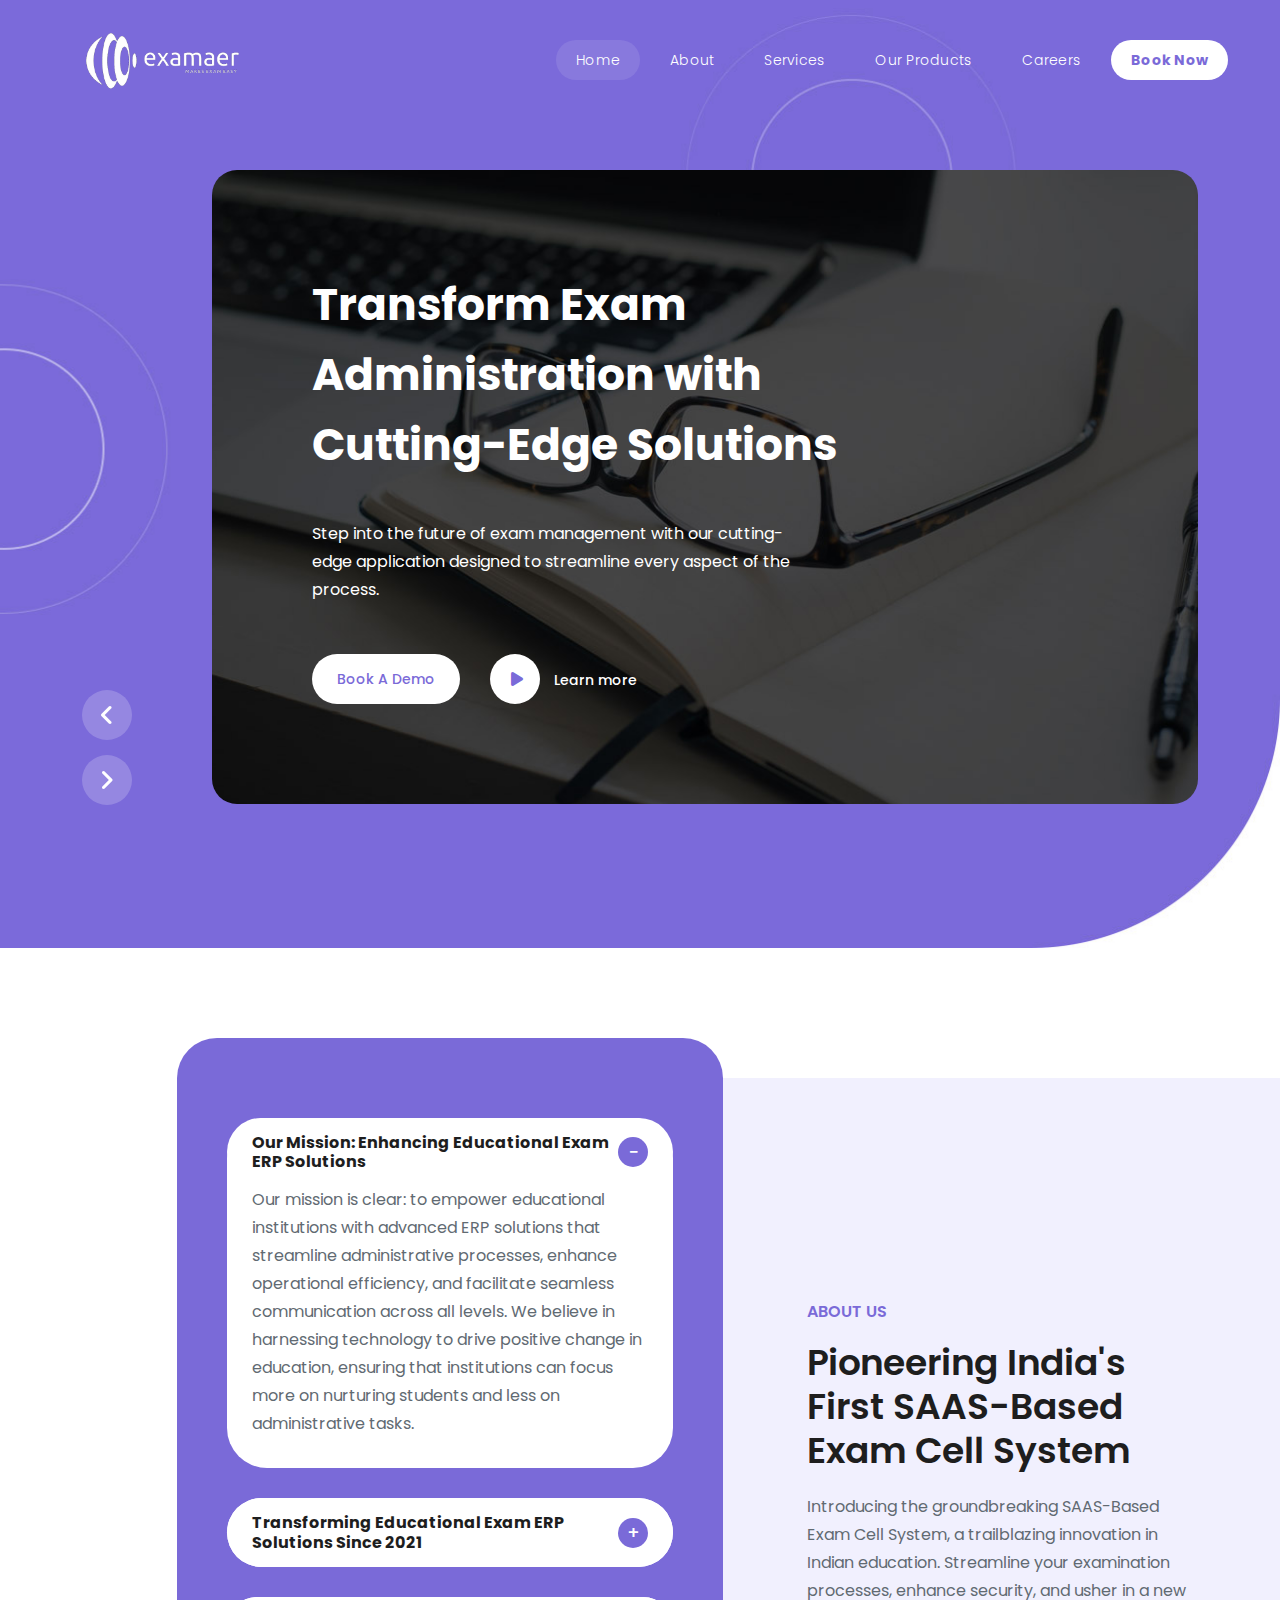
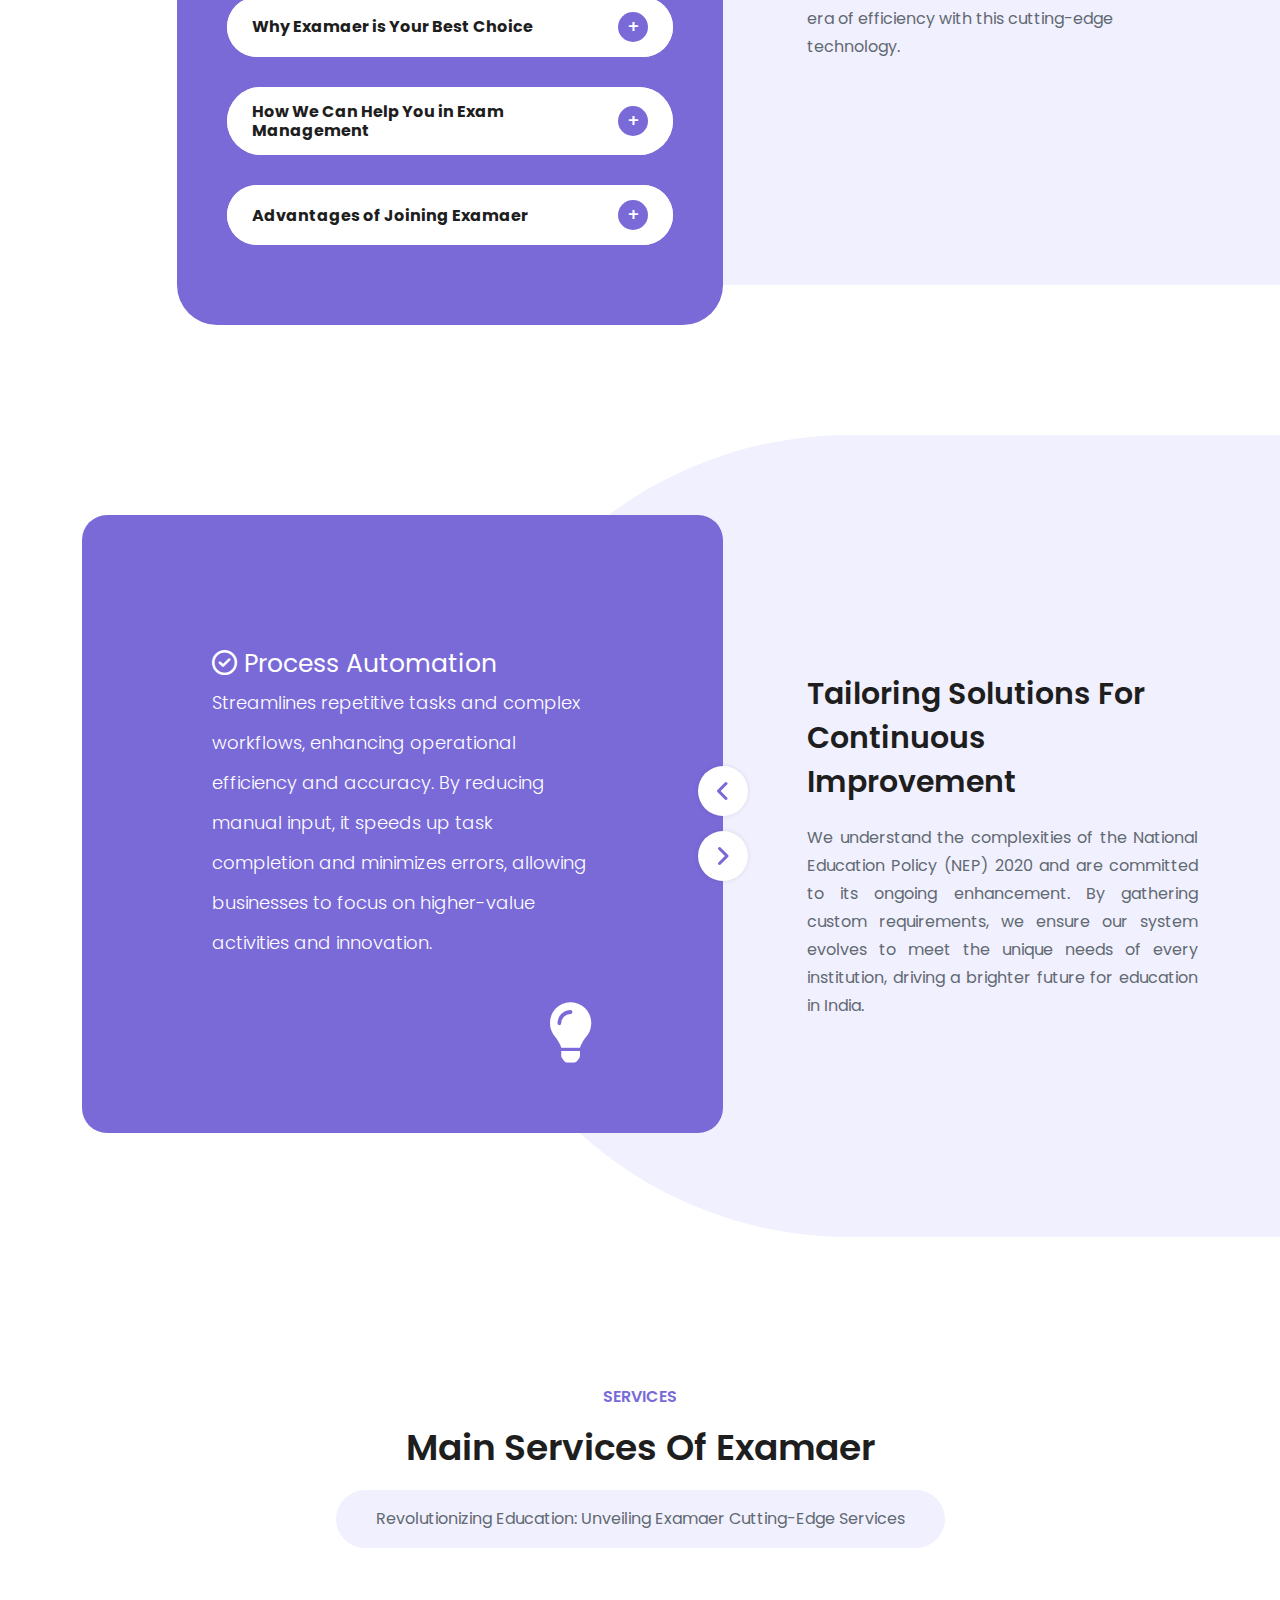
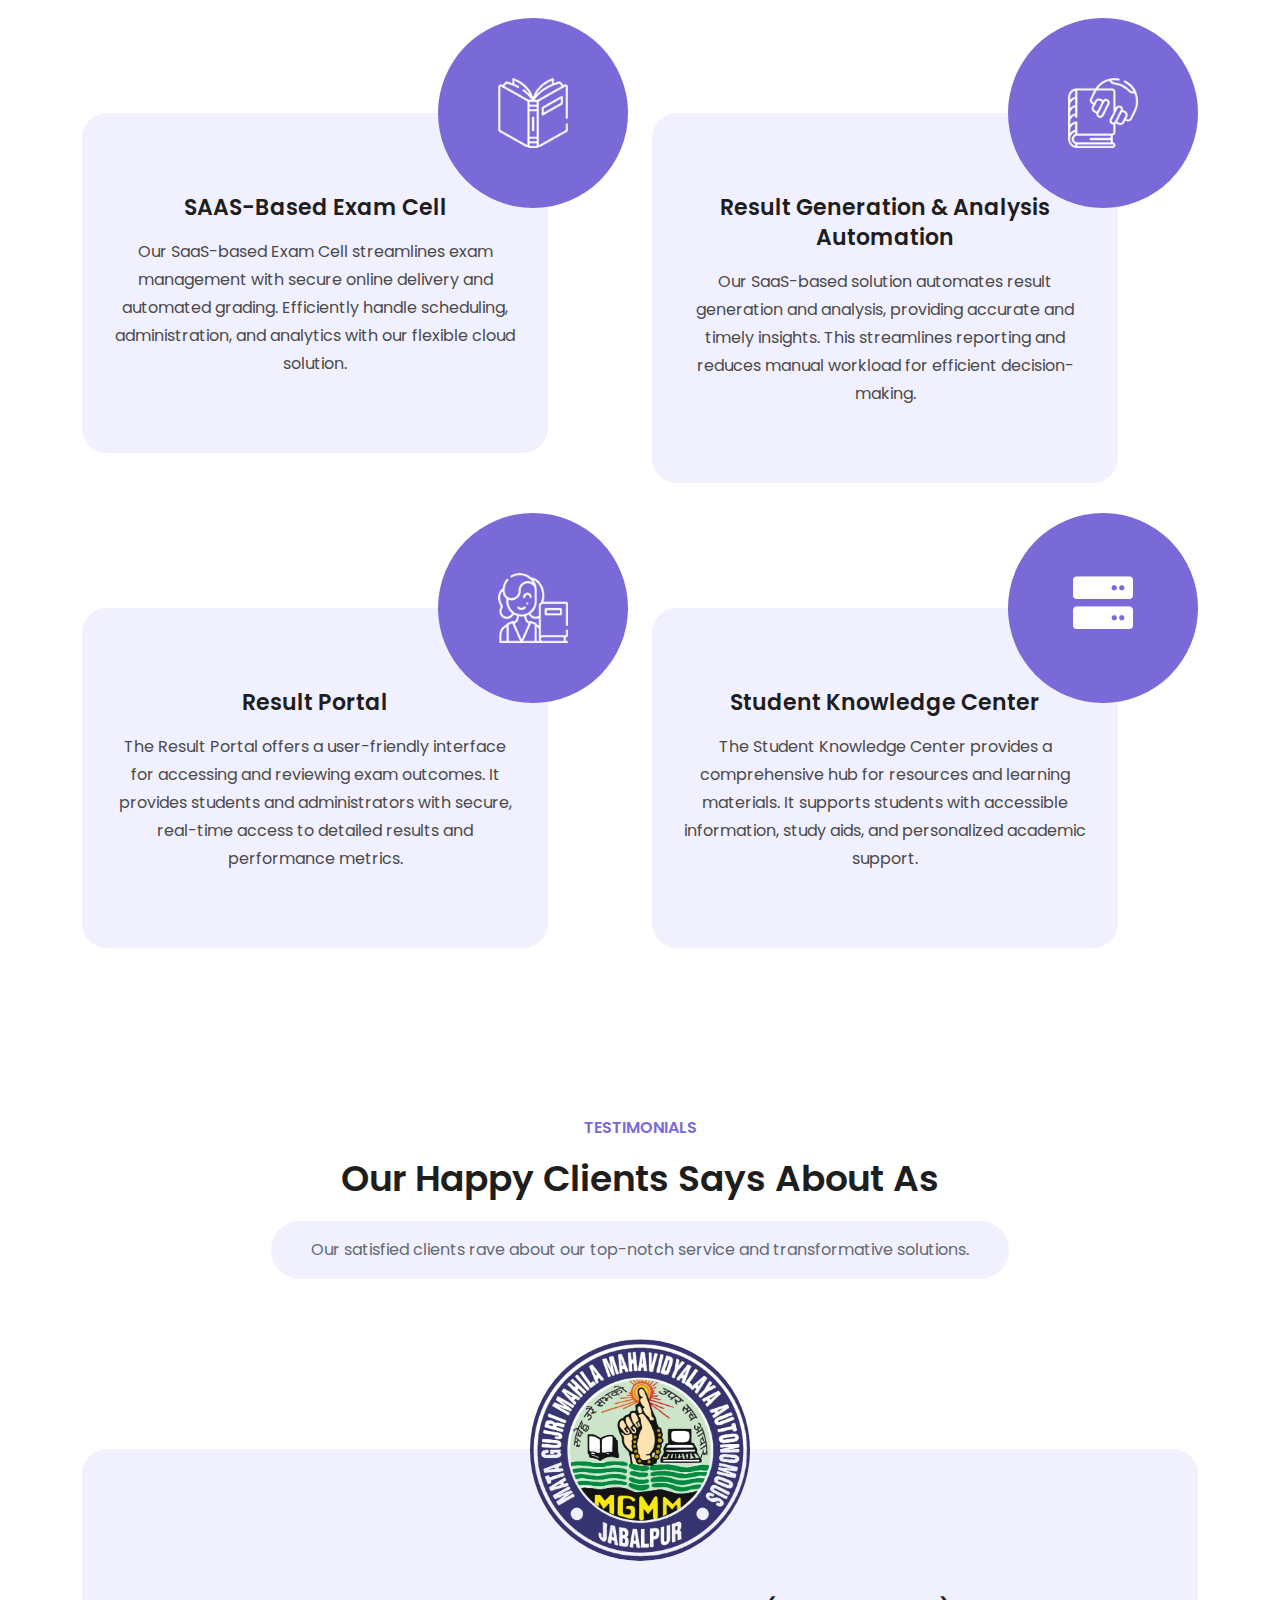
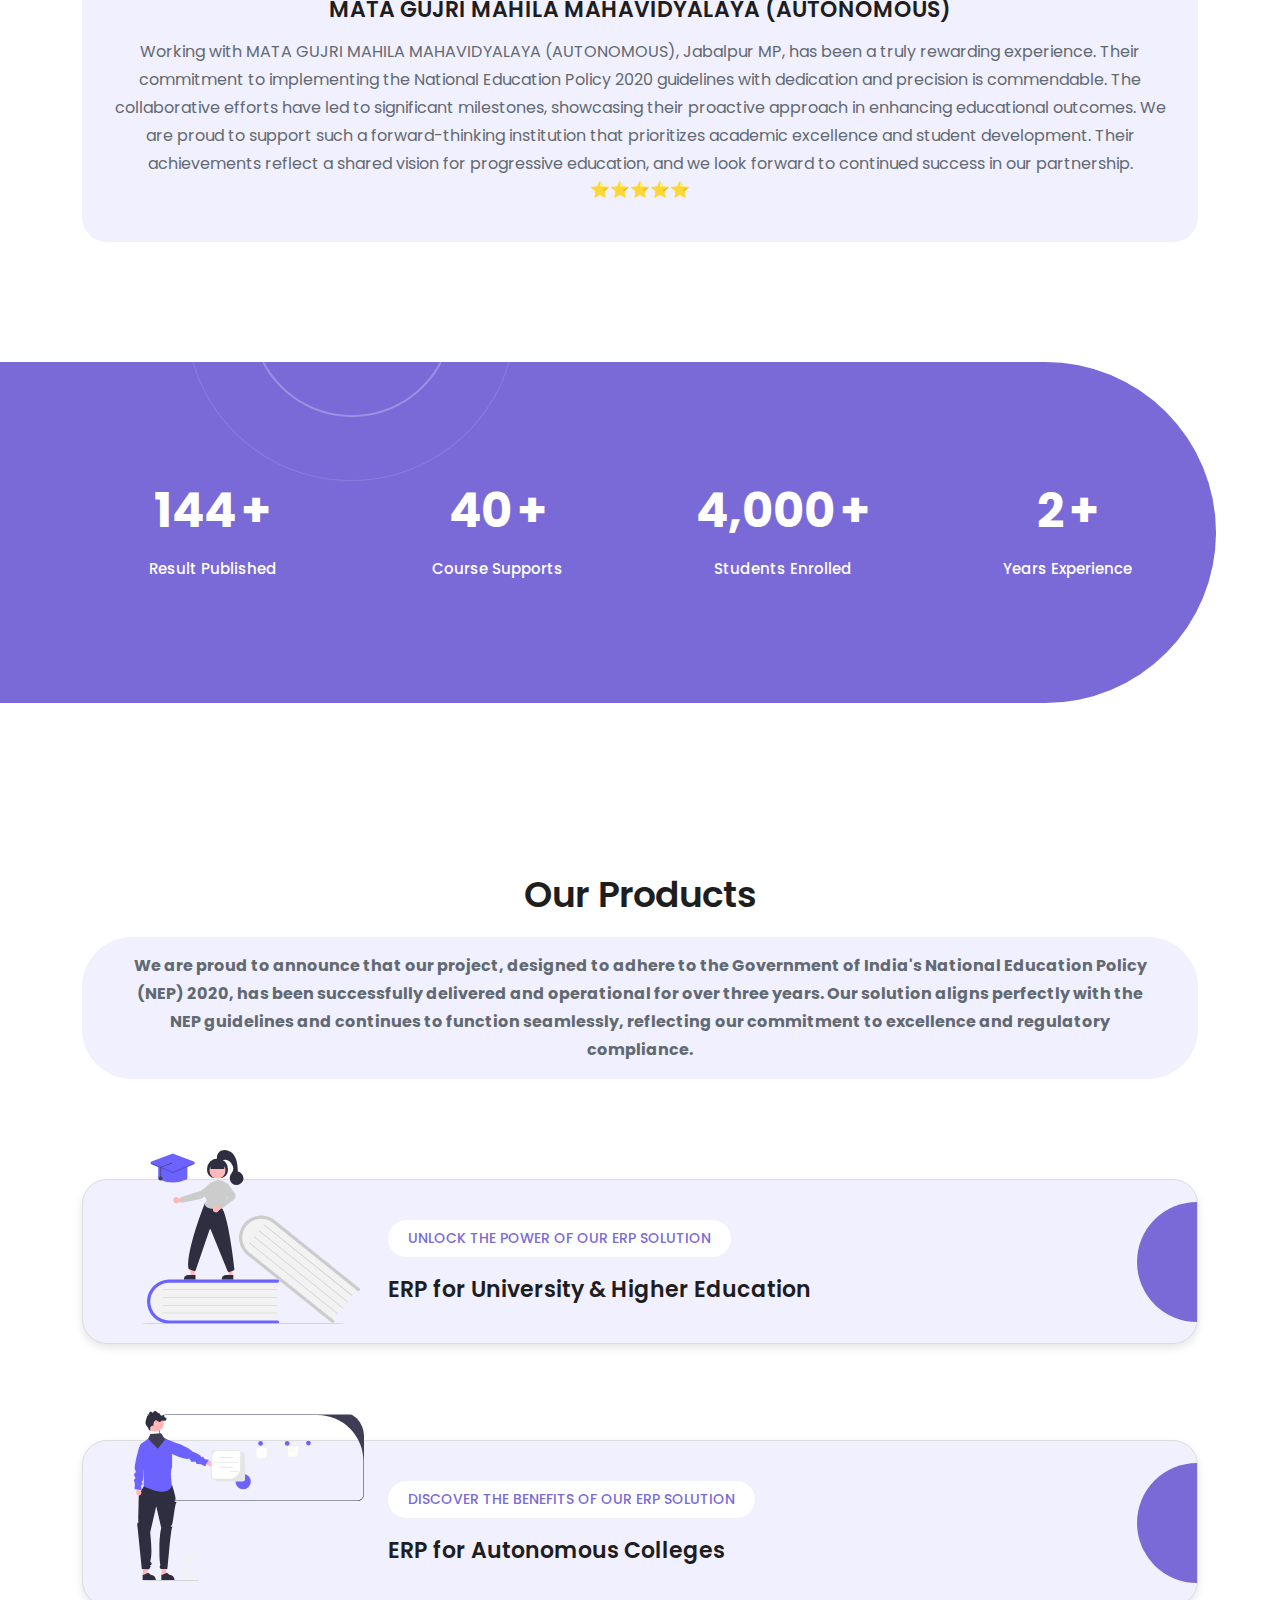
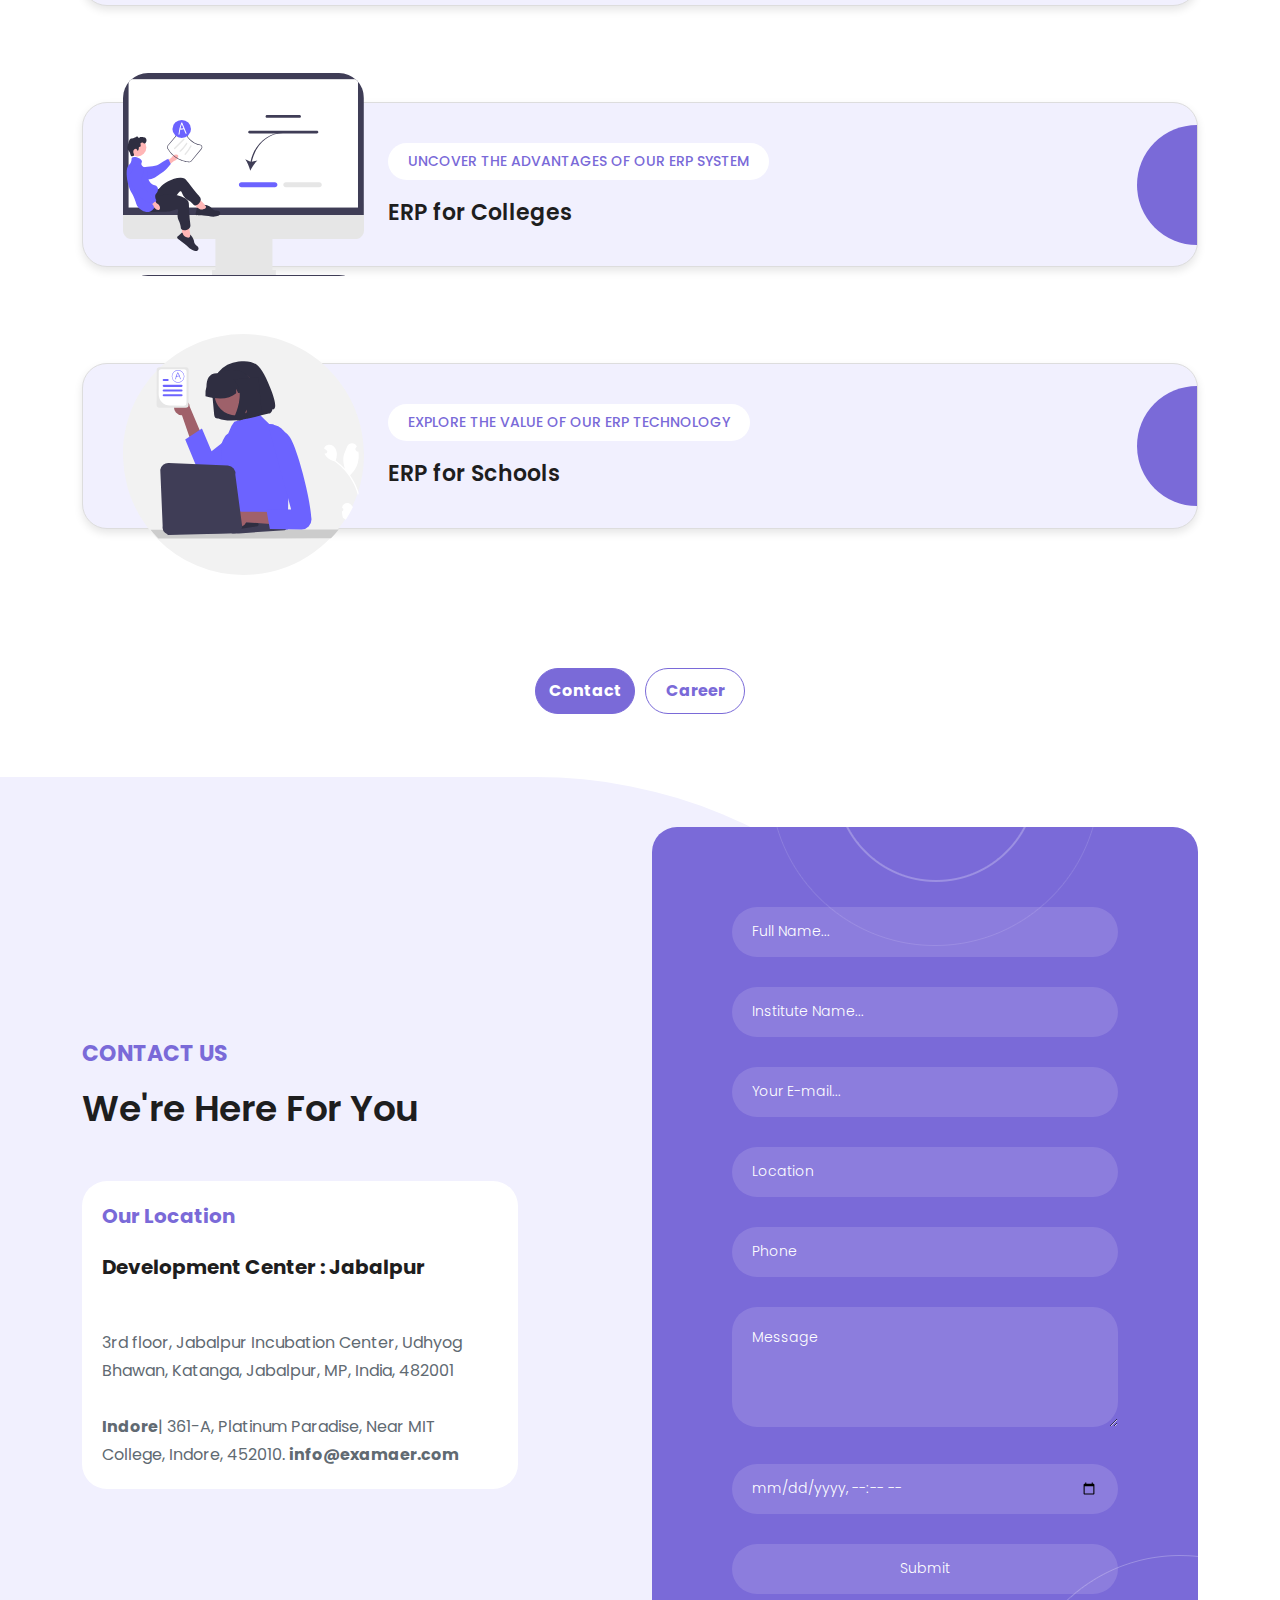
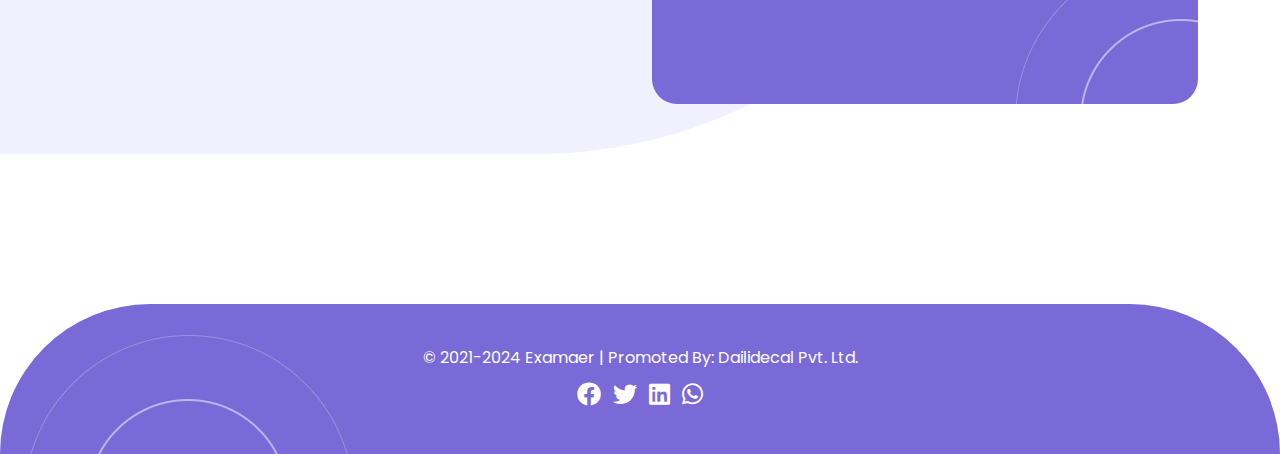
<file: index.html>
<!DOCTYPE html>
<html lang="en">
  <head>
    <meta charset="utf-8" />
    <meta
      name="viewport"
      content="width=device-width, initial-scale=1, shrink-to-fit=no"
    />
    <link
      href="https://fonts.googleapis.com/css2?family=Poppins:wght@100;200;300;400;500;600;700;800;900&display=swap"
      rel="stylesheet"
    />
    <!-- social icons -->
    <!-- <link rel="stylesheet" href="https://cdn.lineicons.com/3.0/lineicons.css"> -->

    <title>Examaer | The NEP based Application</title>

    <!-- Bootstrap core CSS -->
    <link href="vendor/bootstrap/css/bootstrap.min.css" rel="stylesheet" />
    <!-- favicon -->
    <link rel="shortcut icon"  href="./assets/images/logo.png" type="image/svg"/>
    <!-- custom css -->
    <link rel="stylesheet" href="./assets/css/custom.css" />
    <!-- Additional CSS Files -->
    <link rel="stylesheet" href="assets/css/fontawesome.css" />
    <link rel="stylesheet" href="assets/css/templatemo-scholar.css" />
    <link rel="stylesheet" href="assets/css/owl.css" />
    <link rel="stylesheet" href="assets/css/animate.css" />
    <link
      rel="stylesheet"
      href="assets/css/swiper-bundle.min.css"
    />
    <!--

TemplateMo 586 Scholar

https://templatemo.com/tm-586-scholar

-->

<!-- seo item -->
  <!-- Primary Meta Tags -->
  <meta name="title" content="Examaer-The NEP Based Application">
  <meta name="description" content="NEP (New Education Policy) To transform the education system in India, the Indian government introduced the New Education Policy in 2020. The NEP has a number of goals, including improving access to education, ensuring quality education, and promoting lifelong learning. It also aims to make the education system more responsive to the needs of the Indian economy. To that purpose, the government has enacted various revisions to the former education policy as part of the National Education Policy 2020.">

  <!-- Open Graph / Facebook -->
  <meta property="og:type" content="website">
  <meta property="og:url" content="https://examaer.com/">
  <meta property="og:title" content="Examaer-The Indian National Education Policy-2020 Based Application">
  <meta property="og:description" content="NEP (New Education Policy) To transform the education system in India, the Indian government
introduced the New Education Policy in 2020. The NEP has a number of goals, including improving
access to education, ensuring quality education, and promoting lifelong learning. It also aims to make
the education system more responsive to the needs of the Indian economy. To that purpose, the
government has enacted various revisions to the former education policy as part of the National
Education Policy 2020.">
  <meta property="og:site_name" content="examaer.com">
  <meta property="og:image" content="https://examaer.com/assets/images/logo.png">

  <!-- Twitter -->
  <meta name="twitter:card" content="summary_large_image">
<meta name="twitter:site" content="@examaer">
<meta name="twitter:title" content="Examaer - Transformative NEP 2020 Exam Management Solutions">
<meta name="twitter:description" content="Explore Examaer's innovative NEP 2020-based solutions for exam management. Enhance efficiency, security, and data-driven insights with our cutting-edge platform. Book a demo today!">
<meta name="twitter:image" content="https://examaer.com/assets/images/logo.png">

<!-- keyword -->
<meta name="keywords" content="national education policy 2020,erp for educational institutions,higher education administration,saas based exam cell,exam process management">
</head>

  <body>
    <!-- ***** Preloader Start ***** -->
    <div id="js-preloader" class="js-preloader">
      <div class="preloader-inner">
        <span class="dot"></span>
        <div class="dots">
          <span></span>
          <span></span>
          <span></span>
        </div>
      </div>
    </div>
    <!-- ***** Preloader End ***** -->

    <!-- ***** Header Area Start ***** -->
    <header class="header-area header-sticky">
      <div class="container">
        <div class="row">
          <div class="col-12">
            <nav class="main-nav">
              <!-- ***** Logo Start ***** -->
                <a href="/" class="logo">
                  <h1><img src="./assets/images/logo1.png" alt="" /></h1>
                </a>
             
              <!-- ***** Logo End ***** -->
              <!-- ***** Serach Start ***** -->
              <!-- <div class="search-input">
                <form id="search" action="#">
                  <input
                    type="text"
                    placeholder="Type Something"
                    id="searchText"
                    name="searchKeyword"
                    onkeypress="handle"
                  />
                  <i class="fa fa-search"></i>
                </form>
              </div> -->
              <!-- ***** Serach Start ***** -->
              <!-- ***** Menu Start ***** -->
                <ul class="nav">
                  <li class="scroll-to-section">
                    <a href="#home" class="active">Home</a>
                  </li>
                  <li class="scroll-to-section">
                    <a href="#about">About</a>
                  </li>
                  <li class="scroll-to-section">
                    <a href="#services">Services</a>
                  </li>
                  <li class="scroll-to-section"><a href="#product">Our Products</a></li>
                  <li class="scroll-to-section"><a href="#contact" id="careerLink" class="showCareerButton">Careers</a></li>
                  <li class="scroll-to-section main-button" id="book_a_demo">
                    <a href="#contact" id="contactLink" class="showContactButton">Book now</a>
                  </li>
                </ul>
              <a class="menu-trigger">
                <span>Menu</span>
              </a>
              <!-- ***** Menu End ***** -->
            </nav>
          </div>
        </div>
      </div>
    </header>
    <!-- ***** Header Area End ***** -->

    <div class="main-banner start" id="home">
      <div class="container">
        <div class="row">
          <div class="col-lg-12">
            <div class="owl-carousel owl-banner">
              <div class="item item-1">
                <div class="header-text">
                  <h2>Transform Exam Administration with Cutting-Edge Solutions</h2>
                  <p>
                    Step into the future of exam management with our cutting-edge application designed to streamline every aspect of the process.
                  </p>
                  <div class="buttons">
                    <div class="main-button">
                      <a href="#contact" class="scroll-to-section book-demos">Book A Demo</a>
                    </div>
                    <div class="icon-button scroll-to-section">
                      <a href="#about"><i class="fa fa-play"></i> Learn more</a>
                    </div>
                  </div>
                </div>
              </div>
              <div class="item item-2">
                <div class="header-text">
                  <h2>Enable Data-Driven Insights with Advanced Results Platform.
                  </h2>
                  <p>Enable data-driven insights with our advanced results platform, designed to provide comprehensive analytics and actionable data.
                    </p>
                  <div class="buttons">
                    <div class="main-button">
                      <a href="#contact"  class="scroll-to-section book-demos">Book A Demo</a>
                    </div>
                    <div class="icon-button scroll-to-section">
                      <a href="#about"
                        ><i class="fa fa-play"></i> Learn more</a
                      >
                    </div>
                  </div>
                </div>
              </div>
              <div class="item item-3">
                <div class="header-text">
                    <h2>Revamp Admissions Process with Pioneering Enrollment Solutions.
                    </h2>                  
                  <p>
                    Facilitate seamless admissions processes with our cutting-edge enrollment solutions, meticulously designed to enhance efficiency & effective operations. </p>
                  <div class="buttons">
                    <div class="main-button">
                      <a href="#contact"  class="scroll-to-section book-demos">Book A Demo</a>
                    </div>
                    <div class="icon-button scroll-to-section">
                      <a href="#about"
                        ><i class="fa fa-play"></i> Learn more</a
                      >
                    </div>
                  </div>
                </div>
              </div>
            </div>
          </div>
        </div>
      </div>
    </div>

    <!-- about section 1 -->
    <div class="section about-us about1" id="about">
      <div class="container">
        <div class="row">
          <div class="col-lg-6 offset-lg-1">
            <div class="accordion" id="accordionExample">
              <div class="accordion-item">
                <h2 class="accordion-header" id="headingOne">
                  <button
                    class="accordion-button"
                    type="button"
                    data-bs-toggle="collapse"
                    data-bs-target="#collapseOne"
                    aria-expanded="true"
                    aria-controls="collapseOne"
                  >
                 <h6>Our Mission: Enhancing Educational Exam ERP Solutions</h6> 
                </button>
                </h2>
                <div
                  id="collapseOne"
                  class="accordion-collapse collapse show"
                  aria-labelledby="headingOne"
                  data-bs-parent="#accordionExample"
                >
                  <div class="accordion-body">
                    <p>Our mission is clear: to empower educational institutions with advanced ERP solutions that streamline administrative processes, enhance operational efficiency, and facilitate seamless communication across all levels. We believe in harnessing technology to drive positive change in education, ensuring that institutions can focus more on nurturing students and less on administrative tasks.</p>                  
                  </div>
                </div>
              </div>
              <div class="accordion-item">
                <h2 class="accordion-header" id="headingTwo">
                  <button
                    class="accordion-button collapsed"
                    type="button"
                    data-bs-toggle="collapse"
                    data-bs-target="#collapseTwo"
                    aria-expanded="false"
                    aria-controls="collapseTwo"
                  >
                  <h6>Transforming Educational Exam ERP Solutions Since 2021</h6> 
                  </button>
                </h2>
                <div
                  id="collapseTwo"
                  class="accordion-collapse collapse"
                  aria-labelledby="headingTwo"
                  data-bs-parent="#accordionExample"
                >
                  <div class="accordion-body">
                    <p>
                    Since our inception in 2021, Examaer has been on a mission to revolutionize educational exam ERP solutions. Over the past three years, we have evolved from our humble beginnings into a trusted name in the industry. Our journey is marked by continuous innovation and a steadfast commitment to meeting the dynamic needs of educational institutions. Our achievements over these years are not just milestones but reflections of our dedication to excellence and unwavering customer satisfaction.
                  </p>
                  </div>
                </div>
              </div>
              <div class="accordion-item">
                <h2 class="accordion-header" id="headingThree">
                  <button
                    class="accordion-button collapsed"
                    type="button"
                    data-bs-toggle="collapse"
                    data-bs-target="#collapseThree"
                    aria-expanded="false"
                    aria-controls="collapseThree"
                  >
                  <h6> Why Examaer is Your Best Choice</h6>
                </button>
                </h2>
                <div
                  id="collapseThree"
                  class="accordion-collapse collapse"
                  aria-labelledby="headingThree"
                  data-bs-parent="#accordionExample"
                >
                  <div class="accordion-body">
                    <p>
                    At Examaer, we pride ourselves on being at the forefront of delivering comprehensive ERP solutions tailored for schools, colleges, universities, and autonomous institutions. What sets us apart is our steadfast commitment to adhering to the Government's NEP 2020 policy, ensuring that our solutions are not only cutting-edge but also compliant with the latest educational standards. By choosing Examaer, you opt for reliability, innovation, and a partner dedicated to transforming educational administration seamlessly.
                  </p>
                  </div>
                </div>
              </div>
              <div class="accordion-item">
                <h2 class="accordion-header" id="headingFour">
                  <button
                    class="accordion-button collapsed"
                    type="button"
                    data-bs-toggle="collapse"
                    data-bs-target="#collapseFour"
                    aria-expanded="false"
                    aria-controls="collapseFour"
                  >
                  <h6>How We Can Help You in Exam Management</h6>
                </button>
                </h2>
                <div
                  id="collapseFour"
                  class="accordion-collapse collapse"
                  aria-labelledby="headingFour"
                  data-bs-parent="#accordionExample"
                >
                  <div class="accordion-body">
                    <p>
                    Managing exams can be a daunting task, but with Examaer, it becomes streamlined and efficient. Our ERP platform offers robust features for exam scheduling, automated result processing, and secure data management. From creating exam timetables to generating insightful analytics, Examaer empowers institutions to conduct exams with ease and precision, ensuring a seamless experience for administrators, faculty, and students alike.
                  </p>
                  </div>
                </div>
              </div>
              <div class="accordion-item">
                <h2 class="accordion-header" id="headingFive">
                  <button
                    class="accordion-button collapsed"
                    type="button"
                    data-bs-toggle="collapse"
                    data-bs-target="#collapseFive"
                    aria-expanded="false"
                    aria-controls="collapseFive"
                  >
                   <h6>Advantages of Joining Examaer</h6>
                </button>
                </h2>
                <div
                  id="collapseFive"
                  class="accordion-collapse collapse"
                  aria-labelledby="headingFive"
                  data-bs-parent="#accordionExample"
                >
                  <div class="accordion-body">
                    <p>
                    In the rapidly evolving landscape of education technology, staying updated is crucial. At Examaer, we are committed to continuous improvement and innovation. We regularly update our platform with new features, enhancements, and security measures to ensure that our clients always have access to the latest advancements in ERP technology.
                  </p>
                  </div>
                </div>
              </div>
            </div>
          </div>
          <div class="col-lg-5 align-self-center">
            <div class="section-heading">
              <h6>About us</h6>
              <h2>Pioneering India's First SAAS-Based Exam Cell System</h2>
              <p>
                Introducing the groundbreaking SAAS-Based Exam Cell System, a trailblazing innovation in Indian education. Streamline your examination processes, enhance security, and usher in a new era of efficiency with this cutting-edge technology.
              </p>
              
            </div>
          </div>
        </div>
      </div>
    </div>  

    <!-- about section 2 -->
    <div class="section testimonials about2">
      <div class="container">
        <div class="row">
          <div class="col-lg-7">
            <div class="owl-carousel owl-testimonials">
              <div class="item">
                <li><i class="fa-regular fa-circle-check"></i> Process Automation</li>
                <p>Streamlines repetitive tasks and complex workflows, enhancing operational efficiency and accuracy. By reducing manual input, it speeds up task completion and minimizes errors, allowing businesses to focus on higher-value activities and innovation.</p>
                <div class="author">
                  <i class="fa-solid fa-lightbulb"></i>
                </div>
              </div> 
              <div class="item">
                <li><i class="fa-regular fa-circle-check"></i> Data Security Measures</li> 
                <p>Data securityInvolve robust encryption, strict access controls, and continuous monitoring to safeguard sensitive information. These practices protect against unauthorized access and breaches, ensuring data integrity and confidentiality.</p>
                <div class="author">
                  <i class="fa-solid fa-lightbulb"></i>
                </div>
              </div> 
              <div class="item">
                <li><i class="fa-regular fa-circle-check"></i> Extensive Reporting Tools</li>
                <p>Provide in-depth analytics and customizable dashboards for detailed insights. By aggregating data from various sources, they generate actionable reports that support informed decision-making and enhance strategic planning.</p>
                <div class="author">
                  <i class="fa-solid fa-lightbulb"></i>
                </div>
              </div>
              <div class="item">
                <li><i class="fa-regular fa-circle-check"></i> Customization Options</li>
                <p>Allow software to be tailored to specific business needs and workflows. This flexibility ensures that the solution aligns with unique requirements, improving user experience and overall efficiency with custom features and settings.</p>
                <div class="author">
                  <i class="fa-solid fa-lightbulb"></i>
            
                </div>
              </div> 
              <div class="item">
                <li><i class="fa-regular fa-circle-check"></i> Scalability and Integration</li>
                <p>Ensures that systems can grow with your business, handling increased data and user loads seamlessly. Integration capabilities allow for smooth connectivity with existing tools and platforms, enhancing functionality and supporting long-term growth.</p>
                <div class="author">
                  <i class="fa-solid fa-lightbulb"></i>
            
                </div>
              </div> 
              <div class="item">
                <li><i class="fa-regular fa-circle-check"></i> Multi-platform Compatibility</li> 
                <p>Ensures that software functions smoothly across various devices and operating systems, providing a consistent user experience. This flexibility allows users to access the system from different environments, enhancing productivity.</p>
                <div class="author">
                  <i class="fa-solid fa-lightbulb"></i>
            
                </div>
              </div> 
            </div>
          </div>
          <div class="col-lg-5 align-self-center ">
            <div class="section-heading">
              <h2>Tailoring Solutions for Continuous Improvement</h2>
              <p>
                We understand the complexities of the National Education Policy (NEP) 2020 and are committed to its ongoing enhancement. By gathering custom requirements, we ensure our system evolves to meet the unique needs of every institution, driving a brighter future for education in India.
              </p> 
            </div>
          </div>
        </div>
      </div>
    </div>

    <!-- services section /  features-->
    <div class="services section features" id="services">
      <div class="container">
        <div class="row">
          <div class="col-lg-12 text-center">
            <div class="section-heading">
              <h6>Services</h6>
              <h2>Main Services Of Examaer</h2>
              <p class="event_filter">Revolutionizing Education: Unveiling Examaer Cutting-Edge Services</p>
            </div>  
          </div>  
          <div class="col-lg-6 col-md-6">
            <div class="service-item">
              <div class="icon">
                <img src="assets/images/service-01.png" alt="online degrees" />
              </div>
              <div class="main-content">
                <h4>SAAS-Based Exam Cell</h4>
                <p>Our SaaS-based Exam Cell streamlines exam management with secure online delivery and automated grading. Efficiently handle scheduling, administration, and analytics with our flexible cloud solution.</p>
              </div>
            </div>
          </div>
          <div class="col-lg-6 col-md-6">
            <div class="service-item">
              <div class="icon">
                <img src="assets/images/service-02.png" alt="short courses" />
              </div>
              <div class="main-content">
                <h4>Result Generation & Analysis Automation</h4>
                <p>Our SaaS-based solution automates result generation and analysis, providing accurate and timely insights. This streamlines reporting and reduces manual workload for efficient decision-making.
                </p>  
              </div>
            </div>
          </div>
          <div class="col-lg-6 col-md-6">
            <div class="service-item">
              <div class="icon">
                <img src="assets/images/service-03.png" alt="web experts" />
              </div>
              <div class="main-content">
                <h4>Result Portal</h4>
                <p>The Result Portal offers a user-friendly interface for accessing and reviewing exam outcomes. It provides students and administrators with secure, real-time access to detailed results and performance metrics.</p>
              </div>
            </div>
          </div>
          <div class="col-lg-6 col-md-6">
            <div class="service-item">
              <div class="icon">
                <i class="fa-solid fa-server i" id="server-img"></i>
              </div>
              <div class="main-content">
                <h4>Student Knowledge Center</h4>
                <p>The Student Knowledge Center provides a comprehensive hub for resources and learning materials. It supports students with accessible information, study aids, and personalized academic support.
                </p>
              </div>
            </div>
          </div>
        </div>
      </div>
    </div>
    
    
    
    <!-- testimonial section -->
    <div class="team section testimonial testimonialpeople" id="team">
      <div class="container">
        <div class="row">
          <div class="section-heading">
            <h6>Testimonials</h6>
            <h2>Our Happy Clients Says About As</h2>
            <p class="event_filter">Our satisfied clients rave about our top-notch service and transformative solutions.</p>
          </div>
          <div class="col-lg-12">
            <div class="team-member">
              <div class="main-content">
               <a href="https://matagujricollege.edu.in/" target="_blank"><img src="assets/images/mgmm-logo.webp" alt="matagujricollege" /></a>
                <h4>MATA GUJRI MAHILA MAHAVIDYALAYA (AUTONOMOUS)</h4>
                <ul class="social-icons">
                 <p>Working with MATA GUJRI MAHILA MAHAVIDYALAYA (AUTONOMOUS), Jabalpur MP, has been a truly rewarding experience. Their commitment to implementing the National Education Policy 2020 guidelines with dedication and precision is commendable. The collaborative efforts have led to significant milestones, showcasing their proactive approach in enhancing educational outcomes. We are proud to support such a forward-thinking institution that prioritizes academic excellence and student development. Their achievements reflect a shared vision for progressive education, and we look forward to continued success in our partnership.
                </p>
                <span>⭐️⭐️⭐️⭐️⭐️</span> 
                </ul>
              </div>
            </div>
          </div>
          <!-- <div class="col-lg-4 col-md-6">
            <div class="team-member">
              <div class="main-content">
                <img src="assets/images/member-03.jpg" alt="" />
                <h4>David Hutson</h4>
                <ul class="social-icons">
                 <p>Its versatility and ease of use have streamlined our workflow, and the customer support has been exceptional. We’ve seen a notable increase in efficiency and accuracy.</p>
                 <span>⭐️⭐️⭐️⭐️⭐️</span> 
                </ul>
              </div>
            </div>
          </div>
          <div class="col-lg-4 col-md-6">
            <div class="team-member">
              <div class="main-content">
                <img src="assets/images/member-04.jpg" alt="" />
                <h4>Stella Blair</h4>
                <ul class="social-icons">
                  <p>
                    We’re impressed with the level of customization and the intuitive interface. The team’s dedication and prompt support have been invaluable.
                </p>
                <span>⭐️⭐️⭐️⭐️⭐️</span> 
                </ul>
              </div>
            </div>
          </div> -->
        </div>
      </div>
    </div>


    
    <!-- facts -->
    <div class="section fun-facts">
      <div class="container">        
        <div class="row">
          <div class="col-lg-12">
            <div class="wrapper">
              <div class="row">
                <div class="col-lg-3 col-md-6">
                  <div class="counter">
                    <h2
                      class="timer count-title count-number"
                      data-to="180"
                      data-speed="1000"
                    ></h2>
                    <p class="count-text">Result Published</p>
                  </div>
                </div>
                <div class="col-lg-3 col-md-6">
                  <div class="counter">
                    <h2
                      class="timer count-title count-number"
                      data-to="50"
                      data-speed="1000"
                    ></h2>
                    <p class="count-text">Course Supports</p>
                  </div>
                </div>
                <div class="col-lg-3 col-md-6">
                  <div class="counter">
                    <h2
                      class="timer count-title count-number"
                      data-to="5000"
                      data-speed="1000"
                    ></h2>
                    <p class="count-text">Students Enrolled</p>
                  </div>
                </div>
                <div class="col-lg-3 col-md-6">
                  <div class="counter end">
                    <h2
                      class="timer count-title count-number"
                      data-to="3"
                      data-speed="1000"
                    ></h2>
                    <p class="count-text">Years Experience</p>
                  </div>
                </div>
              </div>
            </div>
          </div>
        </div>
      </div>
    </div>

  
    <!-- products section -->
    <div class="section events product" id="product">
      <div class="container">
        <div class="row">
          <div class="section-heading text-center">
            <h2>Our Products</h2>
            <p class="event_filter nep">We are proud to announce that our project, designed to adhere to the Government of India's National Education Policy (NEP) 2020, has been successfully delivered and operational for over three years. Our solution aligns perfectly with the NEP guidelines and continues to function seamlessly, reflecting our commitment to excellence and regulatory compliance.</p>
          </div>
          <div class="col-lg-12 col-md-6">
            <div class="item product_item">
              <div class="row">
                <div class="col-lg-3">
                  <div class="image">
                    <img src="assets/images/university.svg" alt="">
                  </div>
                </div> 
                <div class="col-lg-9">
                  <ul>
                    <li>
                      <span class="category">Unlock the Power of Our ERP Solution</span>
                      <h4>ERP for University & Higher Education</h4>
                      <!-- <p>Lorem ipsum dolor sit amet consectetur adipisicing elit. Pariatur, voluptatibus assumenda cumque ipsum nobis laboriosam quas atque odio voluptas alias quisquam quod nisi corrupti harum. Accusamus quos aliquam deleniti quae!</p> -->
                    </li>
                   
                  </ul>
                  <span class="modalTriggerBtn">
                    <!-- <i class="fa fa-angle-right"></i> -->
                  </span>
                </div>
              </div>
            </div>
          </div>
          <div class="col-lg-12 col-md-6">
            <div class="item product_item">
              <div class="row">
                <div class="col-lg-3">
                  <div class="image">
                    <img src="assets/images/autonomous.svg" alt="">
                  </div>
                </div>
                <div class="col-lg-9">
                  <ul>
                    <li>
                      <span class="category">Discover the Benefits of Our ERP Solution</span>
                      <h4>ERP for Autonomous Colleges</h4>
                      <!-- <p>Lorem ipsum dolor sit amet consectetur adipisicing elit. Maxime, delectus ullam pariatur quia dolores adipisci id molestiae deleniti qui esse accusantium quas suscipit obcaecati facilis repudiandae. Consequatur vero iusto adipisci?</p> -->
                    </li>
                   
                  </ul>
                  <span class="modalTriggerBtn">
                    <!-- <i class="fa fa-angle-right"></i> -->
                  </span>
                </div>
              </div>
            </div>
          </div>
          <div class="col-lg-12 col-md-6">
            <div class="item product_item">
              <div class="row">
                <div class="col-lg-3">
                  <div class="image">
                    <img src="assets/images/test.svg" alt="">
                  </div>
                </div>
                <div class="col-lg-9">
                  <ul>
                    <li>
                      <span class="category">Uncover the Advantages of Our ERP System</span>
                      <h4>ERP for Colleges </h4>
                      <!-- <p>Lorem ipsum dolor sit amet consectetur adipisicing elit. Repellendus tenetur ut excepturi, impedit ipsam animi itaque inventore nostrum placeat natus, aut libero minima ipsum quidem. Impedit quis illum explicabo aliquid!</p> -->
                    </li>
                   
                  </ul>
                  <span href="#" class="modalTriggerBtn">
                    <!-- <i class="fa fa-angle-right"></i> -->
                  </a>
                </div>
              </div>
            </div>
          </div>
          <div class="col-lg-12 col-md-6">
            <div class="item product_item">
              <div class="row">
                <div class="col-lg-3">
                  <div class="image">
                    <img src="assets/images/teacher.svg" alt="">
                  </div>
                </div>
                <div class="col-lg-9">
                  <ul>
                    <li>
                      <span class="category">Explore the Value of Our ERP Technology</span>
                      <h4>ERP for Schools</h4>
                      <!-- <p>Lorem ipsum dolor sit amet consectetur adipisicing elit. Deleniti, eaque ratione facere provident tempora veritatis ipsam eveniet quasi dicta aliquid aspernatur iusto maiores quae repudiandae fuga perspiciatis dolore. Fuga, ratione.</p> -->
                    </li>
                   
                  </ul>
                  <span class="modalTriggerBtn">
                    <!-- <i class="fa fa-angle-right"></i> -->
                  </span>
                </div>
              </div>
            </div>
          </div>
        </div>
      </div>
    </div>

    <!-- toggle button for contact & career form -->
    <div class="toggle_buttons">
      <button class="showContactButton" >Contact</button>
      <button class="showCareerButton"  style="background-color: white;color: #7a6ad8;" >Career</button>
    </div>

    <!-- Success modal -->
    <div class="modal fade" id="success-modal" tabindex="-1" role="dialog">
      <div class="modal-dialog" role="document">
        <div class="modal-content">
          <div class="modal-header">
            <h5 class="modal-title text-success">Success!</h5>
            <button type="button" class="close btn btn-danger rounded-pill px-3" onclick="closeSuccessModal()" data-dismiss="modal" aria-label="Close">
              <span aria-hidden="true">
                <i class="fa-solid fa-times"></i>
              </span>
            </button>
          </div>
          <div class="modal-body">
            <p id='successMessage'></p>
          </div>
        </div>
      </div>
    </div>

    <!-- Error modal -->
    <div class="modal fade" id="error-modal" tabindex="-1" role="dialog">
      <div class="modal-dialog" role="document">
        <div class="modal-content">
          <div class="modal-header">
            <h5 class="modal-title text-danger">Error!</h5>
            <button type="button" class="close btn btn-danger rounded-pill px-3" onclick="closeErrorModal()" data-dismiss="modal" aria-label="Close">
              <span aria-hidden="true">
                <i class="fa-solid fa-times"></i>
              </span>
            </button>
          </div>
          <div class="modal-body">
            <p>Error submitting form!</p><span id="error-message"></span>
            <p>Please try again</p>
          </div>
        </div>
      </div>
    </div>
    

    <!-- career section-->
    <div class="contact-us section career_form" id="career">
      <div class="container">
        <div class="row">  
          <div class="col-lg-6 align-self-center">
          <div class="section-heading">
            <h2>Careers | Work with Us </h2>
            <p>Join our dynamic team and embark on a rewarding career with us. Explore exciting opportunities to grow professionally, contribute your skills, and make a difference.</p>
            <div id="career_page_offer">
              <img src="assets/images/career.svg" alt="">
            </div>
          </div>
          </div>
          <div class="col-lg-6">
            <div class="contact-us-content">
              <!--<form class="contact-form" action="#careerform" method="post" enctype="multipart/form-data" id="careerForm" onsubmit="(e)=>{e.preventDefault()}"> -->
                <form class="contact-form" id="careerForm" ajax="true">
                <div class="row">
                  <div class="col-lg-12">
                    <fieldset>
                      <input
                        type="name"
                        name="name"
                        id="name"
                        placeholder="Full Name..."
                        autocomplete="name"
                        required
                      />
                    </fieldset>
                  </div>
                  <div class="col-lg-12">
                    <fieldset>
                      <input
                        type="email"
                        name="email"
                        id="email"
                        pattern="[^ @]*@[^ @]*"
                        placeholder="Your E-mail..."
                        required
                        autocomplete="email"
                      />
                    </fieldset>
                  </div>
                  <div class="col-lg-12">
                    <fieldset>
                      <input
                        type="phone"
                        name="contact"
                        id="phone"
                        placeholder="Phone number"
                        required
                        autocomplete="phone"
                      />
                    </fieldset>
                  </div>
                  <div class="col-lg-12">
                    <fieldset>
                      <select required class="form-select select_input" aria-label="Select Your designation" name="position" id="position">
                          <option style="display: none;">Select your Designation*</option>
                          <option value="solutionsArchitect">Solutions Architect</option>
                          <option value="devOps">DevOps</option>
                          <option value="leadTech">Lead Tech</option>
                          <option value="pythonDevelpoer">Python Developer</option>
                          <option value="reactDeveloper">React Developer</option>
                          <option value="applicationTester">Application Tester</option>
                          <option value="dataScientist">Data Scientist</option>
                          <option value="businessDevelopmentManager">Business Development Manager (PAN India)</option>
                          <option value="businessDevelopmentExecutive">Business Development Executive (PAN India)</option>
                        
                      </select>
                    </fieldset>
                  </div>
                  <div class="col-lg-12">
                    <fieldset>
                      <input
                        type="url"
                        name="linkedin"
                        id="linkedin"
                        placeholder="LinkedIn Profile"
                      ></input>
                    </fieldset>
                  </div>
                  <div class="col-lg-12 file-upload">
                    <fieldset>
                      <input
                        type="file"
                        name="resume"
                        id="hidden_file"
                        accept=".pdf,.doc,.docx"   
                        title="upload resume"                       
                      ></input>  
                      <input readonly id="showcase_file" value="Upload resume" type="button">
                    </fieldset>
                    </div>
                  
                  
                  <div class="col-lg-12">
                    <fieldset>
                      <button
                        type="button"
                        id="form-submit"
                        class="orange-button"
                        onclick="submitForm('careerForm')"
                        >
                       Apply
                      </button>
                    </fieldset>
                  </div>
                </div>
              </form>
            </div>
          </div>
        </div>
      </div>
    </div>

    <!-- contact section -->
    <div class="contact-us section contact_form show" id="contact">
      <div class="container">
        <div class="row">
          <div class="col-lg-6 align-self-center">
            <div class="section-heading">
              <h6>Contact Us</h6>
              <h2>We're Here For You</h2>
              <div class="contact_location">
                <span>Our Location</span><br><br>
                <h5>Development Center : Jabalpur</h5>
                <p>3rd floor, Jabalpur Incubation Center, Udhyog Bhawan, Katanga, Jabalpur, MP, India, 482001 <br>
                <br><b>Indore</b>| 361-A, Platinum Paradise, Near MIT College, Indore, 452010.
                <b>info@examaer.com</b></p>
              </div>
            </div>
          </div>
          <div class="col-lg-6">
            <div class="contact-us-content">
              <form class="contact-form" id="contactForm">
                <div class="row">
                  <div class="col-lg-12">
                    <fieldset>
                      <input
                        type="name"
                        name="name"
                        id="name"
                        placeholder="Full Name..."
                        autocomplete="name"
                        required
                      />
                    </fieldset>
                  </div>
                  <div class="col-lg-12">
                    <fieldset>
                      <input
                        type="text"
                        name="institute"
                        id="institute"
                        placeholder="Institute Name..."
                        autocomplete="name"
                        required
                      />
                    </fieldset>
                  </div>
                  <div class="col-lg-12">
                    <fieldset>
                      <input
                        type="text"
                        name="email"
                        id="email"
                        pattern="[^ @]*@[^ @]*"
                        placeholder="Your E-mail..."
                        autocomplete="email"
                        required
                      />
                    </fieldset>
                  </div>
                  <div class="col-lg-12">
                    <fieldset>
                      <input
                        type="text"
                        name="location"
                        id="location"
                        placeholder="Location"
                        autocomplete="address"
                        required
                      />
                    </fieldset>
                  </div>
                  <div class="col-lg-12">
                    <fieldset>
                      <input
                        type="phone"
                        name="contact"
                        id="phone"
                        placeholder="Phone"
                        autocomplete="phone"
                        required
                      />
                    </fieldset>
                  </div>
                  <div class="col-lg-12">
                    <fieldset>
                      <textarea
                        type="text"
                        name="message"
                        id="message"
                        placeholder="Message"
                        autocomplete="text"
                        required
                      ></textarea>
                    </fieldset>
                  </div>
                  <div class="col-lg-12">
                    <fieldset>
                      <input
                        type="datetime-local"
                        name="schedule"
                        id="schedule"
                        autocomplete="datetime-local"
                        required
                      />
                    </fieldset>
                  </div>
                  <div class="col-lg-12">
                    <fieldset>
                      <input type="button"
                      id="form-submit"
                      class="orange-button"
                      value="Submit"
                      onclick="submitForm('contactForm')"
                      />
                      <!-- <button
                        type="submit"
                        id="form-submit"
                        class="orange-button"
                        value="Submit"
                        onclick="submitForm('myForm')"
                      >
                        Book Now
                      </button> -->
                    </fieldset>
                  </div>
                </div>
              </form>
            </div>
          </div>
        </div>
      </div>
    </div>

    <!-- footer section -->
    <div class="container-scrolltotop">
      <i class="fa-solid fa-arrow-up" id="scrolltotop"></i>
    </div>

    <footer>
      <div class="container">
        <!-- <div class="col-lg-2">
          <a href="https://www.facebook.com/people/examaer/61558260780204/" target="_blank">
            <i class="lni lni-facebook-filled"></i>
          </a>
        </div> -->
        <div class="col-lg-12">
          <p>
            © 2021-2024 Examaer | Promoted By: Dailidecal Pvt. Ltd.
            <br>
            <a href="https://www.facebook.com/people/examaer/61558260780204/" target="_blank">
              <i class="fab fa-facebook facebook social"></i>
            </a>
            <a href="https://twitter.com/examaer" target="_blank">
              <i class="fab fa-twitter twitter social"></i>
            </a>
            <a href="https://www.linkedin.com/in/examaer-make-exam-easy-b8010b302" target="_blank">
              <i class="fab fa-linkedin linkedin social"></i>
            </a>
            <a href="https://wa.me/+919893321989/?text=I%20need%20a%20callback%20,%20I am%20.." target="_blank">
              <i class="fab fa-whatsapp whatsapp social"></i>
            </a>
          </p>
        </div>
        
      </div>
    </footer>  
    </div>
  </div>
</div>
    
    <!-- Scripts -->
    <!-- Bootstrap core JavaScript -->
    <script src="vendor/jquery/jquery.min.js"></script>
    <script src="vendor/bootstrap/js/bootstrap.min.js"></script>
    <script src="vendor/bootstrap/js/moment.js"></script>
    <script src="assets/js/isotope.min.js"></script>
    <script src="assets/js/owl-carousel.js"></script>
    <script src="assets/js/counter.js"></script>
    <script src="assets/js/custom.js"></script>
    <!-- custom js -->
    <script src="assets/js/validate.js"></script>
    <script src="assets/js/form_submission.js"></script>
    <script src="assets/js/hover.js"></script>
    <script src="assets/js/toggle_form.js"></script>
    <script src="assets/js/scrolltotopbtn.js"></script>
  </body>
</html>
</file>
<file: assets/css/custom.css>
body p{
    color: rgb(97, 106, 114);
    font-size: 16px;
}
.main-nav a h1 img{
width: 160px;
margin-top: -10px;

}#book_a_demo a{
    background-color:white ;
   color: #7a6ad8;
   font-weight: bold;
}

.about2 .container h2{
    font-size: 30px;
}
.about2 .container li{
    font-size: 25px;
    color: white;
}

.about2 .container .col-lg-5 p{
    text-align: justify;
}

.features .container img{
    width: 70px;
}
.features #server-img{
    color: white;
    font-size: 60px;
    padding-top: 60px;
}

.testimonial .container h6{
    text-align: center;
}
.testimonial .container h2{
    text-align: center;
}
.testimonial .container .section-heading{
    margin-bottom: 100px;
}
/* #product4thsvg{height: 100px;} */
.career_form .container select{
    width: 100%;
    height: 50px;
    border-radius: 25px;
    background-color: rgba(249, 235, 255, 0.15);
    border: 0;
    outline: none;
    font-weight: 300;
    padding: 0px 20px;
    font-size: 14px;
    color: white;
    margin-bottom: 30px;
    position: relative;
    z-index: 3;
}
.career_form .container select option{
    color: rgb(79, 74, 74);
}

.career_form .container #showcase_file{
    cursor: pointer;
    background-color: white;
    color: #7a6ad8;
    font-weight: bold;
}
.career_form .container #hidden_file{
    display: none;
}

.career_form .container #career_page_offer{
    padding: 30px 90px;
    background-color: white;
    margin-top: 40px;
    border-radius: 25px;
    border-top-right-radius:170px;
    border-bottom-right-radius:170px;
}
.nep{
    font-weight: bold;
}
/* contact form */

.contact_location{
margin-top: 50px;
background-color: #fff;
border-radius: 25px;
padding: 20px
}
.contact_location span{
    font-weight: bold;
    font-size: 20px;
    color: #7a6ad8;
}


/* toggle career and contact form */
.career_form,
.contact_form {
  display: none;
  height: 0;
  overflow: hidden;
  padding: 10px;
  transition: opacity 0.3s ease, height 0.3s ease;
}

.career_form.show,
.contact_form.show {
  display: block;
  height: auto;
}


.toggle_buttons{
    /* background-color:#f1f0fe ; */
    text-align: center;
    padding: 40px;
    border-top-right-radius:170px;
    border-bottom-right-radius:170px;
}
.toggle_buttons button{
    width: 100px;
    margin: 3px;
    border-radius: 50px;
    font-weight: bold;
    color:white;
    background-color: #7a6ad8;
    border: 1px solid #7a6ad8;    
    padding: 10px;
    transition: 0.5s ease;
}
.toggle_buttons button:hover{
    transition: 0.6s;
}

/* only for toggle
.toggle_button_show{
    color: #7a6ad8;
    background-color: white;
    border: 1px solid #7a6ad8;   
} */





/* product item hover effect custom */
.product_item p{
    text-align: justify;

}
.product_item {
    transition: all 0.3s ease-in-out; /* Smooth transition for all properties */
    border: 1px solid #ddd;
    padding: 20px;
    box-shadow: 0 4px 8px rgba(0,0,0,0.1);
    border-radius: 8px;
    background-color: #fff;
    max-height: 400px; /* Default maximum height */
    /* overflow: hidden; Ensure content fits within the container */
  }
  
  .product_item.hovered {
    transform: scale(1.05); /* Slightly scale up the item */
    box-shadow: 0 8px 16px rgba(0,0,0,0.2); /* Enhanced shadow */
    background-color: #f9f9f9; /* Change background color */
    max-height: 600px; /* Adjust to accommodate expanded content */
  }
  
/* Default styling for the modal trigger button */
.modalTriggerBtn {
    transition: all 0.5s ease-in-out; /* Smooth transition for all properties */
    width: 150px; /* Default width */
    height: 40px; /* Default height */
    padding: 10px; /* Default padding */
    background-color: #7a6ad8; /* Default background color */
    color: #fff; /* Default text color */
    border-radius: 5px; /* Default border radius */
    display: inline-block; /* Ensure it behaves like a button */
    text-align: center; /* Center text */
    line-height: 20px; /* Center text vertically */
    opacity: 1; /* Default opacity */
  }
  
  /* Styles for the button when the parent product_item is hovered */
  .product_item.hovered .modalTriggerBtn.animated {
    width: 430px; /* Increased width on hover */
    height: 60px; /* Increased height on hover */
    padding: 20px; /* Increased padding on hover */
    background-color: #7a6ad8; /* Change background color on hover */
    color: #fff; /* Change text color on hover */
    border-radius: 10px; /* Round the corners on hover */
    opacity: 0; /* Fade out the button on hover */
  }
  

/* // scrolltoTop button */
.container-scrolltotop {
    position: fixed; /* Fixed positioning */
    bottom: 10px; /* Distance from the bottom of the viewport */
    right: 20px; /* Distance from the right of the viewport */
    z-index: 1000; /* Ensure it's above other content */
  }
#scrolltotop{
    color: white;
    font-weight: bold;
    font-size: 22px;
    background-color: #7a6ad8;
    border-radius: 50px;
    padding: 18px 22px;
    border: 1px solid #7a6ad8;
    cursor: pointer;
    margin: 30px;
    transition: 0.6s ease;
}
#scrolltotop:hover{
    background-color: white;
    color: #7a6ad8;
    border: 1px solid #7a6ad8;
}
/* social icons */
.social{
    margin: 10px 4px;
    transition: color 0.3s;
    font-weight: bold; 
    font-size: 24px;   
}
</file>
<file: assets/css/templatemo-scholar.css>
/* 

TemplateMo 586 Scholar

https://templatemo.com/tm-586-scholar

*/

/* ---------------------------------------------
Table of contents
------------------------------------------------
01. font & reset css
02. reset
03. global styles
04. header
05. banner
06. features
07. testimonials
08. contact
09. footer

--------------------------------------------- */
/* 
---------------------------------------------
font & reset css
--------------------------------------------- 
*/
@import url("https://fonts.googleapis.com/css2?family=Poppins:wght@100;200;300;400;500;600;700;800;900");
/* 
---------------------------------------------
reset
--------------------------------------------- 
*/
html, body, div, span, applet, object, iframe, h1, h2, h3, h4, h5, h6, p, blockquote, div
pre, a, abbr, acronym, address, big, cite, code, del, dfn, em, font, img, ins, kbd, q,
s, samp, small, strike, strong, sub, sup, tt, var, b, u, i, center, dl, dt, dd, ol, ul, li,
figure, header, nav, section, article, aside, footer, figcaption {
  margin: 0;
  padding: 0;
  border: 0;
  outline: 0;
}

.clearfix:after {
  content: ".";
  display: block;
  clear: both;
  visibility: hidden;
  line-height: 0;
  height: 0;
}

.clearfix {
  display: inline-block;
}

html[xmlns] .clearfix {
  display: block;
}

* html .clearfix {
  height: 1%;
}

ul, li {
  padding: 0;
  margin: 0;
  list-style: none;
}

header, nav, section, article, aside, footer, hgroup {
  display: block;
}

* {
  box-sizing: border-box;
}

html, body {
  font-family: 'Poppins', sans-serif;
  -ms-text-size-adjust: 100%;
  -webkit-font-smoothing: antialiased;
  -moz-osx-font-smoothing: grayscale;
}

a {
  text-decoration: none !important;
}

h1, h2, h3, h4, h5, h6 {
  color: #1e1e1e;
  margin-top: 0px;
  margin-bottom: 0px;
  font-weight: 700;
}

ul {
  margin-bottom: 0px;
}

p {
  font-size: 14px;
  line-height: 28px;
  color: #4a4a4a;
}

img {
  width: 100%;
  overflow: hidden;
}

/* 
---------------------------------------------
Global Styles
--------------------------------------------- 
*/
html,
body {
  font-family: 'Poppins', sans-serif;
}

::selection {
  background: #7a6ad8;
  color: #fff;
}

::-moz-selection {
  background: #7a6ad8;
  color: #fff;
}

.section {
  padding-top: 30px;
  margin-top: 120px;
}

.section-heading {
  margin-bottom: 60px;
}

.section-heading h2 {
  font-size: 36px;
  font-weight: 600;
  text-transform: capitalize;
  margin: 20px 0;
  line-height: 44px;
}

.section-heading h2 em {
  color: #7a6ad8;
  font-style: normal;
}

.section-heading h6 {
  color: #7a6ad8;
  font-size: 16px;
  text-transform: uppercase;
  font-weight: 600;
}

.main-button a {
  display: inline-block;
  background-color: #fff;
  color: #7a6ad8;
  font-size: 14px;
  font-weight: 500;
  height: 40px;
  line-height: 40px;
  padding: 0px 25px;
  border-radius: 20px;
  transition: all .3s;
}

.main-button a:hover {
  background-color: #7a6ad8;
  color: #fff;
}

/* 
---------------------------------------------
Pre-loader Style
--------------------------------------------- 
*/

.js-preloader {
  position: fixed;
  top: 0;
  left: 0;
  right: 0;
  bottom: 0;
  background-color: rgba(0,0,0,0.99);
  display: -webkit-box;
  display: flex;
  -webkit-box-align: center;
  align-items: center;
  -webkit-box-pack: center;
  justify-content: center;
  opacity: 1;
  visibility: visible;
  z-index: 9999;
  -webkit-transition: opacity 0.25s ease;
  transition: opacity 0.25s ease;
}

.js-preloader.loaded {
  opacity: 0;
  visibility: hidden;
  pointer-events: none;
}

@-webkit-keyframes dot {
  50% {
      -webkit-transform: translateX(96px);
      transform: translateX(96px);
  }
}

@keyframes dot {
  50% {
      -webkit-transform: translateX(96px);
      transform: translateX(96px);
  }
}

@-webkit-keyframes dots {
  50% {
      -webkit-transform: translateX(-31px);
      transform: translateX(-31px);
  }
}

@keyframes dots {
  50% {
      -webkit-transform: translateX(-31px);
      transform: translateX(-31px);
  }
}

.preloader-inner {
  position: relative;
  width: 142px;
  height: 40px;
  background: transparent;
}

.preloader-inner .dot {
  position: absolute;
  width: 16px;
  height: 16px;
  top: 12px;
  left: 15px;
  background: #7a6ad8;
  border-radius: 50%;
  -webkit-transform: translateX(0);
  transform: translateX(0);
  -webkit-animation: dot 2.8s infinite;
  animation: dot 2.8s infinite;
}

.preloader-inner .dots {
  -webkit-transform: translateX(0);
  transform: translateX(0);
  margin-top: 12px;
  margin-left: 31px;
  -webkit-animation: dots 2.8s infinite;
  animation: dots 2.8s infinite;
}

.preloader-inner .dots span {
  display: block;
  float: left;
  width: 16px;
  height: 16px;
  margin-left: 16px;
  background: #7a6ad8;
  border-radius: 50%;
}



/* 
---------------------------------------------
Header Style
--------------------------------------------- 
*/

.background-header {
  background-color: #7a6ad8 !important;
  border-radius: 0px 0px 25px 25px;
  height: 80px!important;
  position: fixed!important;
  top: 0!important;
  left: 0;
  right: 0;
  box-shadow: 0px 0px 10px rgba(0,0,0,0.15)!important;
  -webkit-transition: all .5s ease 0s;
  -moz-transition: all .5s ease 0s;
  -o-transition: all .5s ease 0s;
  transition: all .5s ease 0s;
}

.header-area {
  position: absolute;
  background-color: transparent;
  top: 40px;
  left: 0;
  right: 0;
  z-index: 100;
  -webkit-transition: all .5s ease 0s;
  -moz-transition: all .5s ease 0s;
  -o-transition: all .5s ease 0s;
  transition: all .5s ease 0s;
}

.header-area .main-nav {
  background: transparent;
  display: flex;
}

.header-area .main-nav .logo {
  -webkit-transition: all 0.3s ease 0s;
  -moz-transition: all 0.3s ease 0s;
  -o-transition: all 0.3s ease 0s;
  transition: all 0.3s ease 0s;
  display: inline-block;
}

.header-area .main-nav .logo h1 {
  font-size: 36px;
  text-transform: uppercase;
  color: #fff;
  font-weight: 600;
  margin-right: 20px;
  padding-right: 20px;
}

.background-header .main-nav .logo,
.background-header .main-nav #search {
  margin-top: 18px;
}

.header-area .main-nav #search {
  position: relative;
}

/* .header-area .main-nav #search input {
  background-color: rgba(255, 255, 255, 0.10);
  height: 44px;
  width: 250px;
  border-radius: 23px;
  border: none;
  color: #fff;
  font-size: 14px;
  font-weight: 300;
  padding: 0px 20px 0px;
} */

.header-area .main-nav #search input::placeholder {
  color: rgba(250, 250, 250, 0.75);
}

/* .header-area .main-nav #search i {
  position: absolute;
  color: #fff;
  right: 20px;
  top: 15px;
  font-size: 16px;
} */

.header-area .main-nav ul.nav {
  border-radius: 0px 0px 25px 25px;
  flex-basis: 100%;
  margin-right: -30px;
  justify-content: right;
  -webkit-transition: all 0.3s ease 0s;
  -moz-transition: all 0.3s ease 0s;
  -o-transition: all 0.3s ease 0s;
  transition: all 0.3s ease 0s;
  position: relative;
  z-index: 999;
}



.header-area .main-nav .nav li:last-child {
  padding-right: 0px;
}

.header-area .main-nav .nav li {
  padding-left: 5px;
  padding-right: 5px;
  height: 40px;
  line-height: 40px;
}

.header-area .main-nav .nav li a {
  display: block;
  padding-left: 20px;
  padding-right: 20px;
  border-radius: 20px;
  font-weight: 300;
  font-size: 14px;
  height: 40px;
  line-height: 40px;
  text-transform: capitalize;
  color: #fff;
  -webkit-transition: all 0.4s ease 0s;
  -moz-transition: all 0.4s ease 0s;
  -o-transition: all 0.4s ease 0s;
  transition: all 0.4s ease 0s;
  border: transparent;
  letter-spacing: .25px;
}


.background-header .main-nav .nav {margin-top: 20px;}


.background-header .main-nav .nav li {
  height: 80px;
  line-height: 80px;
}

.header-area .main-nav .nav li:hover a {
  opacity: 0.7;
  transition: 0.9s;
}
.header-area .main-nav .nav li a.active {
  color: #fff;
  background-color: rgba(255, 255, 255, 0.10);
  opacity: 1;
}

.background-header .main-nav .nav li:hover a {
  opacity: 0.8;
}
.background-header .main-nav .nav li a.active {
  color: #fff;
  background-color: rgba(255, 255, 255, 0.10);
  opacity: 1;
}

.header-area .main-nav .menu-trigger {
  cursor: pointer;
  position: absolute;
  top: 33px;
  width: 32px;
  height: 40px;
  text-indent: -9999em;
  z-index: 99;
  right: 20px;
  display: none;
}

.background-header .main-nav .menu-trigger {
  top: 20px;
}

.header-area .main-nav .menu-trigger span,
.header-area .main-nav .menu-trigger span:before,
.header-area .main-nav .menu-trigger span:after {
  -moz-transition: all 0.4s;
  -o-transition: all 0.4s;
  -webkit-transition: all 0.4s;
  transition: all 0.4s;
  background-color: #fff;
  display: block;
  position: absolute;
  width: 30px;
  height: 2px;
  left: 0;
}

.header-area .main-nav .menu-trigger span:before,
.header-area .main-nav .menu-trigger span:after {
  -moz-transition: all 0.4s;
  -o-transition: all 0.4s;
  -webkit-transition: all 0.4s;
  transition: all 0.4s;
  background-color: #fff;
  display: block;
  position: absolute;
  width: 30px;
  height: 2px;
  left: 0;
  width: 75%;
}

.header-area .main-nav .menu-trigger span:before,
.header-area .main-nav .menu-trigger span:after {
  content: "";
}

.header-area .main-nav .menu-trigger span {
  top: 16px;
}

.header-area .main-nav .menu-trigger span:before {
  -moz-transform-origin: 33% 100%;
  -ms-transform-origin: 33% 100%;
  -webkit-transform-origin: 33% 100%;
  transform-origin: 33% 100%;
  top: -10px;
  z-index: 10;
}

.header-area .main-nav .menu-trigger span:after {
  -moz-transform-origin: 33% 0;
  -ms-transform-origin: 33% 0;
  -webkit-transform-origin: 33% 0;
  transform-origin: 33% 0;
  top: 10px;
}

.header-area .main-nav .menu-trigger.active span,
.header-area .main-nav .menu-trigger.active span:before,
.header-area .main-nav .menu-trigger.active span:after {
  background-color: transparent;
  width: 100%;
}

.header-area .main-nav .menu-trigger.active span:before {
  -moz-transform: translateY(6px) translateX(1px) rotate(45deg);
  -ms-transform: translateY(6px) translateX(1px) rotate(45deg);
  -webkit-transform: translateY(6px) translateX(1px) rotate(45deg);
  transform: translateY(6px) translateX(1px) rotate(45deg);
  background-color: #fff;
}

.background-header .main-nav .menu-trigger.active span:before {
  background-color: #fff;
}

.header-area .main-nav .menu-trigger.active span:after {
  -moz-transform: translateY(-6px) translateX(1px) rotate(-45deg);
  -ms-transform: translateY(-6px) translateX(1px) rotate(-45deg);
  -webkit-transform: translateY(-6px) translateX(1px) rotate(-45deg);
  transform: translateY(-6px) translateX(1px) rotate(-45deg);
  background-color: #fff;
}

.background-header .main-nav .menu-trigger.active span:after {
  background-color: #fff;
}

.header-area.header-sticky .nav li a.active {
  color: #fff;
}

.visible{
  display:inline !important;
}

@media (max-width: 1200px) {
  .header-area .main-nav .nav li {
    padding-left: 2px;
    padding-right: 2px;
  }
  .header-area .main-nav .nav li a {
    padding-left: 10px;
    padding-right: 10px;
  }

}

@media (max-width: 767px) {
  .background-header .main-nav .nav,
  .header-area .main-nav .nav {
    background-color: #f1f0fe;
  }
  .background-header .main-nav .nav li a,
  .header-area .main-nav .nav li a {
    line-height: 50px;
    height: 50px;
    font-weight: 400;
    color: #1e1e1e;
    background-color: #f1f0fe;
     border-radius: 0px 0px 25px 25px;
  }
  .background-header .main-nav .nav li,
  .header-area .main-nav .nav li {
    border-top: 1px solid #ddd;
    background-color: #f1f0fe;
    height: 50px;
    border-radius: 0px 0px 25px 25px;
  }
  .background-header .main-nav .nav li:last-child,
  .header-area .main-nav .nav li:last-child {
    border-radius: 0px 0px 25px 25px;
  }
  .header-area .main-nav .nav {
    height: auto;
    flex-basis: 100%;
  }
  .header-area .main-nav .logo {
    position: absolute;
    left: 30px;
    top: 0px;
  }
  .background-header .main-nav .logo {
    top: 0px;
  }
  .background-header .main-nav .border-button {
    top: 0px !important;
  }
  .header-area .main-nav .border-button {
    position: absolute;
    top: 15px;
    right: 70px;
  }
  .header-area.header-sticky .nav li a:hover,
  .header-area.header-sticky .nav li a.active {
    color: #7a6ad8!important;
    opacity: 1;
  }
  .header-area.header-sticky .nav li.search-icon a {
    width: 100%;
  }
  .header-area {
    background-color: transparent;
    padding: 0px 15px;
    height: 80px;
    box-shadow: none;
    text-align: center;
  }
  .header-area .container {
    padding: 0px;
  }
  .header-area .logo {
    margin-left: 0px;
    margin-top: 30px;
  }
  .header-area .menu-trigger {
    display: block !important;
  }
  .header-area .main-nav {
    overflow: hidden;
  }
  .header-area .main-nav .nav {
    float: none;
    width: 100%;
    display: none;
    -webkit-transition: all 0s ease 0s;
    -moz-transition: all 0s ease 0s;
    -o-transition: all 0s ease 0s;
    transition: all 0s ease 0s;
    margin-left: 0px;
  }
  .header-area .main-nav .nav li:first-child {
    border-top: 1px solid #eee;
  }
  .header-area.header-sticky .nav {
    margin-top: 100px !important;
  }
  .background-header.header-sticky .nav {
    margin-top: 80px !important;
  }
  .header-area .main-nav .nav li {
    width: 100%;
    background: #fff;
    padding-left: 0px !important;
    padding-right: 0px !important;
  }
  
}

/* 
---------------------------------------------
Banner Style
--------------------------------------------- 
*/

.main-banner {
  background-image: url(../images/banner-bg.jpg);
  background-position: right bottom;
  background-repeat: no-repeat;
  background-size: cover;
  padding: 170px 0px 120px 0px;
}

.main-banner .item-1 {
  background-image: url(../images/banner-item-03.jpg);
}

.main-banner .item-2 {
  background-image: url(../images/banner-item-01.jpg);
}

.main-banner .item-3 {
  background-image: url(../images/banner-item-02.jpg);
}

.main-banner .item {
  background-repeat: no-repeat;
  background-position: center center;
  background-size: cover;
  border-radius: 25px;
  padding: 100px 100px;
  margin-left: 130px;
}

.main-banner .item span.category {
  background-color: #7a6ad8;
  color: #fff;
  font-size: 14px;
  text-transform: uppercase;
  padding: 5px 15px;
  border-radius: 20px;
  display: inline-block;
  margin-bottom: 50px;
}

.main-banner .item h2 {
  font-size: 44px;
  font-weight: 700;
  color: #fff;
  line-height: 70px;
  width: 80%;
  margin-bottom: 40px;
}

.main-banner .item p {
  color: #fff;
  width: 65%;
}

.main-banner .item .buttons {
  display: flex;
  margin-top: 50px;
}

.main-banner .item .buttons .main-button {
  margin-right: 30px;
}

.main-banner .item .buttons .main-button a {
  font-size: 14px;
  color: #7a6ad8;
  background-color: #fff;
  display: inline-block;
  height: 50px;
  line-height: 50px;
  padding: 0px 25px;
  border-radius: 25px;
  font-weight: 500;
}

.main-banner .item .buttons .icon-button i {
  color: #7a6ad8;
  background-color: #fff;
  display: inline-block;
  height: 50px;
  width: 50px;
  text-align: center;
  line-height: 50px;
  border-radius: 50%;
  margin-right: 10px;
  font-size: 16px;
}

.main-banner .item .buttons .icon-button a {
  color: #fff;
  font-size: 14px;
  font-weight: 500;
}

.main-banner .owl-nav {
  position: absolute;
  max-width: 1320px;
  bottom: 23px;
  left: 0;
  text-align: right;
}

.main-banner .owl-nav .owl-prev i,
.main-banner .owl-nav .owl-next i {
  width: 50px;
  height: 50px;
  line-height: 50px;
  font-size: 24px;
  display: inline-block;
  color: #fff;
  background-color: rgba(255, 255, 255, 0.2);
  border-radius: 50%;
  opacity: 1;
  transition: all .3s;
}

.main-banner .owl-nav .owl-prev i {
  position: absolute;
  bottom: 65px;
}

.main-banner .owl-nav .owl-prev i:hover,
.main-banner .owl-nav .owl-next i:hover {
  opacity: 1;
  background-color: rgba(255, 255, 255, 0.5);
}


/* 
---------------------------------------------
Services Style
--------------------------------------------- 
*/

.services .service-item:hover .icon img{
  margin-top: -10px;
}
.services .service-item:hover .icon i{
  transition: all .3s;
  margin-top: -5px;
}

.services .service-item {
  position: relative;
  margin-top: 95px;
  
}

.services .service-item .icon {
  width: 190px;
  height: 190px;
  display: inline-block;
  text-align: center;
  line-height: 190px;
  background-color: #7a6ad8;
  border-radius: 50%;
  position: absolute;
  right: 0;
  top: -95px;
}

.services .service-item .icon img {
  max-width: 86px;
  transition: all .2s;
}

.services .service-item .main-content {
  border-radius: 25px;
  padding: 80px 30px 50px 30px;
  background-color: #f1f0fe;
  margin-bottom: 30px;
  margin-right: 80px;
  transition: all .4s;
  text-align: center;
}

.services .service-item h4 {
  font-size: 22px;
  font-weight: 600;
  margin-bottom: 15px;
  line-height: 30px;
  transition: all .4s;
}

.services .service-item p {
  color: #4a4a4a;
  margin-bottom: 25px;
}

/* 
---------------------------------------------
About Style
--------------------------------------------- 
*/

.about-us {
  position: relative;
  padding: 0px;
  margin-top: 130px;
}

.about-us:before {
  position: absolute;
  top: 0;
  bottom: 0;
  right: 0;
  z-index: -1;
  width: 84%;
  height: 100%;
  background-color: #f1f0fe;
  content: '';
  border-top-left-radius: 500px;
  border-bottom-left-radius: 500px;
}

.accordion {
  margin-top: -40px;
  margin-bottom: -40px;
  background-color: #7a6ad8;
  border-radius: 40px;
  padding: 80px 50px 50px 50px;
}

.accordion-item {
  background-color: #fff;
  border-radius: 40px !important;
  margin-bottom: 30px;
  border: none;
}

.accordion-item .accordion-button {
  outline: none;
  box-shadow: none;
  border-radius: 40px !important;
}

.accordion-button:not(.collapsed) {
  color: #7a6ad8;
  background-color: #fff;
}

h2.accordion-header button {
  padding: 15px 25px;
  font-family: 'Poppins';
  font-size: 16px;
  font-weight: 600;
}

.accordion-button::after {
  font-size: 18px;
  font-weight: 500;
  background-image: none;
  content: '+';
  width: 30px;
  height: 30px;
  display: inline-block;
  text-align: center;
  line-height: 30px;
  border-radius: 50%;
  background-color: #7a6ad8;
  color: #fff;
}

.accordion-button:not(.collapsed)::after {
  background-image: none;
  line-height: 32px;
  content: '-';
}

.accordion-body {
  padding: 0px 25px 30px 25px;
  font-size: 15px;
  line-height: 28px;
  color: #4a4a4a;
}

.about-us .section-heading {
  margin-left: 60px;
  margin-bottom: 0px;
}

.about-us .section-heading .main-button {
  margin-top: 50px;
}


/* 
---------------------------------------------
Courses Style
--------------------------------------------- 
*/

.courses {
  margin-top: 160px;
}

.event_filter {
  text-align: center;
}

.event_filter {
  background-color: #f1f0fe;
  border-radius: 50px;
  padding: 15px 40px;
  list-style: none;
  margin: 0 auto 70px;
  max-width: max-content;
}

.event_filter li {
  display: inline-block;
  margin: 0px 20px;
}

.event_filter li a {
  font-size: 14px;
  font-weight: 500;
  color: #1e1e1e;
  transition: all .3s;
}

.event_filter li

.event_filter li a.is_active,
.event_filter li a:hover {
  color: #7a6ad8;
}

.events_item .thumb {
  position: relative;
  border-radius: 25px;
  overflow: hidden;
}

.events_item .thumb img {
  margin-bottom: -5px;
}

.events_item .thumb span.category {
  position: absolute;
  left: 30px;
  top: 30px;
  font-size: 14px;
  text-transform: uppercase;
  color: #7a6ad8;
  background-color: rgba(250, 250, 250, 0.95);
  padding: 8px 20px;
  border-radius: 25px;
  font-weight: 500;
  display: inline-block;
}

.events_item .thumb span.price {
  position: absolute;
  right: -30px;
  top: -50px;
  background-color: rgba(122, 106, 216, 0.95);
  width: 130px;
  height: 130px;
  border-radius: 50%;
  display: inline-block;
  transition: all .3s;
}

.events_item .thumb span.price h6 {
  margin-top: 72px;
  margin-left: 22px;
  font-size: 28px;
  text-transform: uppercase;
  color: #fff;
  font-weight: 700;
}

.events_item .thumb span.price em {
  font-size: 18px;
  font-weight: 500;
  font-style: normal;
  vertical-align: top;
}

.events_item {
  background-color: #f1f0fe;
  border-radius: 25px;
  margin-bottom: 30px;
  position: relative;
  justify-content: center;
  align-items: center;
} 

.events_item .down-content {
  padding: 20px 30px 25px 30px;
}

.events_item .down-content span.author {
  color: #7a6ad8;
  font-size: 15px;
  display: inline-block;
  margin-bottom: 6px;
}

.events_item .down-content h4 {
  font-size: 22px;
  font-weight: 600;
  transition: all .3s;
}

.events_item:hover .down-content h4 {
  color: #7a6ad8;
}

.events_item:hover .thumb span.price {
  transform: scale(1.2);
}


/* 
---------------------------------------------
Facts Style
--------------------------------------------- 
*/

.fun-facts {
  position: relative;
  padding: 120px 0px 80px 0px;
  overflow: hidden;
}

.fun-facts:before {
  position: absolute;
  top: 0;
  bottom: 0;
  left: 0;
  z-index: -1;
  width: 95%;
  height: 100%;
  background-color: #7a6ad8;
  content: '';
  border-top-right-radius: 500px;
  border-bottom-right-radius: 500px;
}

.fun-facts:after {
  background: url(../images/contact-dec-01.png);
  position: absolute;
  left: 15%;
  opacity: 0.5;
  top: 0;
  width: 318px;
  height: 119px;
  content: '';
  z-index: 2;
}

.fun-facts .counter {
  text-align: center;
  margin-bottom: 40px;
}

.fun-facts h2 {
  color: #fff;
  font-size: 48px;
  font-weight: 700;
}

.fun-facts h2::after {
  content: '+';
  margin-left: 5px;
}

.fun-facts p {
  color: #fff;
  font-size: 15px;
  font-weight: 500;
  margin-top: 15px;
}


/* 
---------------------------------------------
Team Style
--------------------------------------------- 
*/

.team {
  margin-top: 0;
    padding-top: 140px;
}

.team-member {
  position: relative;
}

.team-member:hover img {
  top: -120px;
}

.team-member img {
  max-width: 220px;
  border-radius: 50%;
  position: absolute;
  top: -110px;
  left: 50%;
  transform: translateX(-110px);
  transition: all .3s;
}

.team-member .main-content {
  border-radius: 25px;
  padding: 140px 30px 40px 30px;
  background-color: #f1f0fe;
  text-align: center;
}

.team-member .main-content span.category {
  color: #7a6ad8;
  font-size: 15px;
}

.team-member .main-content h4 {
  font-size: 22px;
  font-weight: 600;
  margin-top: 8px;
  margin-bottom: 15px;
}

.team-member .main-content ul li {
  display: inline-block;
  margin: 0px 2px;
}

.team-member .main-content ul li a {
  background-color: #fff;
  color: #7a6ad8;
  display: inline-block;
  text-align: center;
  line-height: 40px;
  font-size: 18px;
  width: 40px;
  height: 40px;
  border-radius: 50%;
  transition: all .3s;
}

.team-member .main-content ul li a:hover {
  background-color: #7a6ad8;
  color: #fff;
}


/* 
---------------------------------------------
Testimonials Style
--------------------------------------------- 
*/

.testimonials {
  position: relative;
  padding: 80px 0px;
  margin-top: 150px;
  margin-bottom: 100px;
}

.testimonials:before {
  position: absolute;
  top: 0;
  bottom: 0;
  right: 0;
  z-index: -1;
  width: 65%;
  height: 100%;
  background-color: #f1f0fe;
  content: '';
  border-top-left-radius: 500px;
  border-bottom-left-radius: 500px;
}

.testimonials .section-heading {
  margin-bottom: 0px;
  margin-left: 60px;
  vertical-align: middle;
}

.testimonials .section-heading p {
  margin-top: 20px;
}

.testimonials .item {
  background-color: #7a6ad8;
  border-radius: 25px;
  padding: 130px;
}
.testimonials .item .author i{
  font-weight: bold;
  color: white;
  font-size: 60px;
  float: right;
}

.testimonials .item p {
  font-size: 18px;
  line-height: 40px;
  color: #fff;
  font-style:normal;
  font-weight: 300;
  margin-bottom: 40px;
}

.testimonials .item img {
  background-color: white;
  border-radius: 10%;
  max-width: 180px;
  float: right;
  margin-right: 25px;
}

.testimonials .item span {
  display: inline-block;
  margin-top: 10px;
  font-size: 15px;
  color: #fff;
}

.testimonials .item h4 {
  color: #fff;
  font-size: 22px;
  font-weight: 600;
  margin-top: 8px;
}

.testimonials .owl-nav {
  position: absolute;
  top: 50%;
  transform: translateY(-5px);
  right: -25px;
  text-align: right;
}

.testimonials .owl-nav .owl-prev i,
.testimonials .owl-nav .owl-next i {
  width: 50px;
  height: 50px;
  line-height: 50px;
  font-size: 24px;
  display: inline-block;
  color: #7a6ad8;
  background-color: #fff;
  border-radius: 50%;
  box-shadow: 0px 0px 5px rgba(0, 0, 0, 0.10);
  opacity: 1;
  transition: all .3s;
}

.testimonials .owl-nav .owl-prev i {
  position: absolute;
  bottom: 65px;
}

.testimonials .owl-nav .owl-prev i:hover,
.testimonials .owl-nav .owl-next i:hover {
  opacity: 1;
  box-shadow: 0px 0px 10px rgba(0, 0, 0, 0.15);
}


/* 
---------------------------------------------
Events Style
--------------------------------------------- 
*/

.events .section-heading {
  margin-bottom: 100px;
}
.events .item:before{
  transform: translate(100%,-50%);
  right: 20%;
}

.events .item {
  background-color: #f1f0fe;
  border-radius: 25px;
  position: relative;
  padding: 40px;
  margin-bottom: 96px;
  cursor: pointer;

}

.events .item .image {
  position: relative;
}

.events .item .image img {
  position: absolute;
  border-radius: 25px;
  max-width: 260px;
  left: 0;
  top: -70px;
}

.events .item ul li span.category {
  font-size: 14px;
  text-transform: uppercase;
  color: #7a6ad8;
  background-color: #fff;
  padding: 8px 20px;
  border-radius: 25px;
  font-weight: 500;
  display: inline-block;
  margin-bottom: 20px;
}

.events .item ul li h4 {
  font-size: 22px;
  font-weight: 600;
}
.events .event_filter{
  margin: 0 auto ;
}

.events .item ul li span {
  display: inline-block;
  font-size: 14px;
  color: #4a4a4a;
  margin-bottom: 10px;
}

.events .item ul li h6 {
  font-size: 16px;
  color: #7a6ad8;
  font-weight: 600;
}

.events .item .modalTriggerBtn {
  position: absolute;
  right: 0;
  cursor: pointer;
  top: 22px;
  background-color: #7a6ad8;
  width: 60px;
  height: 120px;
  display: inline-block;
  text-align: center;
  line-height: 120px;
  font-size: 18px;
  z-index: 1;
  color: #fff;
  border-radius: 60px 0px 0px 60px;
}


/* 
---------------------------------------------
Contact Style
--------------------------------------------- 
*/

.contact-us {
  margin-top: 20px;
  position: relative;
  padding: 50px 0px;
}

.contact-us:before {
  position: absolute;
  top: 0;
  bottom: 0;
  left: 0;
  z-index: -1;
  width: 80%;
  height: 100%;
  background-color: #f1f0fe;
  content: '';
  border-top-right-radius: 500px;
  border-bottom-right-radius: 500px;
}


.contact-us  .section-heading {
  margin-right: 110px;
  margin-bottom: 0px;
}

.contact-us  .section-heading p {
  margin-top: 50px;
}

.contact-us .special-offer {
  margin-top: 50px;
  background-color: #fff;
  border-radius: 25px;
  padding: 30px 120px;
  position: relative;
}

.contact-us .special-offer span.offer {
  position: absolute;
  left: 0;
  top: 0;
  background-color: #7a6ad8;
  width: 100px;
  padding: 30px 8px;
  line-height: 25px;
  height: 120px;
  border-radius: 15px 60px 60px 15px; 
  display: inline-block;
  text-align: center;
  color: #fff;
  font-size: 16px;
  text-transform: uppercase;
  text-align: left;
}

.contact-us .special-offer span.offer em {
  font-size: 28px;
  font-style: normal;
  font-weight: 600;
}

.contact-us h6 {
  font-size: 22px;
  color: #7a6ad8;
  text-transform: uppercase;
  font-weight: bold;
  margin-bottom: 0px;
}

.contact-us .special-offer h6 em {
  font-style: normal;
  color: #7a6ad8;
  font-weight: 600;
}

.contact-us .special-offer h4 {
  font-size: 22px;
  font-weight: 600;
}

.contact-us .special-offer h4 em {
  font-style: normal;
  color: #7a6ad8;
}

.contact-us .special-offer a {
  position: absolute;
  right: 30px;
  top: 35px;
  width: 50px;
  height: 50px;
  display: inline-block;
  text-align: center;
  line-height: 50px;
  background-color: #7a6ad8;
  color: #fff;
  border-radius: 50%;
}

.contact-us .contact-us-content {
  border-radius: 25px;
  padding: 80px;
  background-color: #7a6ad8;
  position: relative;
  z-index: 1;
}

.contact-us .contact-us-content::before {
  background: url(../images/contact-dec-01.png);
  position: absolute;
  left: 50%;
  transform: translateX(-149px);
  opacity: 0.5;
  top: 0;
  width: 318px;
  height: 119px;
  content: '';
  z-index: 2;
}

.contact-us .contact-us-content::after {
  background: url(../images/contact-dec-02.png);
  position: absolute;
  right: 0;
  bottom: 0;
  width: 183px;
  height: 149px;
  content: '';
  z-index: 2;
}

.contact-form input {
  width: 100%;
  height: 50px;
  border-radius: 25px;
  background-color: rgba(249, 235, 255, 0.15);
  border: none;
  outline: none;
  font-weight: 300;
  padding: 0px 20px;
  font-size: 14px;
  color: #fff;
  margin-bottom: 30px;
  position: relative;
  z-index: 3;
}

.contact-form input::placeholder {
  color: #fff;
}

.contact-form textarea {
  width: 100%;
  height: 120px;
  border-radius: 25px;
  background-color: rgba(249, 235, 255, 0.15);
  border: none;
  outline: none;
  font-weight: 300;
  padding: 20px;
  font-size: 14px;
  color: #fff;
  margin-bottom: 30px;
  position: relative;
  z-index: 3;
}

.contact-form textarea::placeholder {
  color: #fff;
}

.contact-form button {
  border: none;
  height: 50px;
  font-size: 14px;
  font-weight: 600;
  background-color: #fff;
  padding: 0px 25px;
  border-radius: 25px;
  color: #7a6ad8;
  transition: all .4s;
  position: relative;
  z-index: 3;
}

.contact-form button:hover {
  opacity: 0.8;
}

.contact-us-content .more-info {
  text-align: center;
  background: rgb(85,0,227);
  background: linear-gradient(90deg, rgba(85,0,227,1) 0%, rgba(198,61,255,1) 100%);
  border-radius: 0px 0px 23px 23px;
  padding: 45px 30px 15px 30px;
}

.contact-us-content .more-info .info-item {
  text-align: center;
  margin-bottom: 30px;
}

.contact-us-content .more-info i {
  font-size: 32px;
  color: #fff;
  margin-bottom: 15px;
}

.contact-us-content .more-info h4 a {
  color: #fff;
  font-size: 16px;
  font-weight: 400;
}

/* 
---------------------------------------------
Footer Style
--------------------------------------------- 
*/

footer {
  margin-top: 150px;
  position: relative;
  background-color: #7a6ad8;
  vertical-align: middle;
  min-height: 150px;
  border-radius: 150px 150px 0px 0px;
}

footer p {
  text-align: center;
  padding-top: 40px;
  color: #fff;
  font-weight: 400;
}

footer p a {
  color: #fff;
  transition: all .3s;
  position: relative;
  z-index: 3;
}

footer p a:hover {
  opacity: 0.75;
}

footer::before {
  background: url(../images/contact-dec-01.png);
  position: absolute;
  left: 30px;
  transform: rotate(180deg);
  opacity: 1;
  bottom: 0;
  width: 318px;
  height: 119px;
  content: '';
  z-index: 2;
}

/* 
---------------------------------------------
Responsive Style
--------------------------------------------- 
*/

body {
  overflow-x: hidden;
}

@media (max-width: 768px) {
  .header-area {
    top: 0px;
  }
  .header-area .main-nav .logo h1 {
    border-right: none;
  }
  .main-banner .item {
    padding: 80px 30px 120px 30px !important;
  }
  .main-banner .owl-nav {
    left: 30px !important;
  }
  .event_filter  {
    padding: 15px 20px;
  }
  .event_filter li {
    display: inline-block;
    margin: 0px 10px;
  }
  /* .features .container .service-item .main-content {width:200px;}
  .features .container .service-item .main-content h4 {font-size:17px;}
  #contact .container .special-offer h6{
    text-align: center;
  } */

}

@media (max-width: 992px) {
  .header-area .main-nav #search input,
  .header-area .main-nav #search i {
    display: none;
  }
  .header-area .main-nav .logo h1 {
    font-size: 34px;
  }
  .header-area .main-nav .logo {
    border-right: none;
  }
  .main-banner {
    padding-top: 100px;
  }
  .main-banner .item {
    padding: 100px 60px 140px 60px;
    margin-left: 0px;
    text-align: center;
  }
  .main-banner .item h2,
  .main-banner .item p {
    width: 100%;
  }
  .main-banner .item h2 {
    font-size: 36px;
    line-height: 50px;
  }
  .main-banner .item .buttons {
    display: inline-block;
    text-align: center;
  }
  .main-banner .item .buttons .main-button {
    margin-right: 0px;
    margin-bottom: 30px;
  }
  .main-banner .owl-nav {
    left: 50% !important;
    transform: translateX(-60px) !important;
    bottom: 60px;
  }
  .main-banner .owl-nav .owl-prev i {
    bottom: 0px;
  }
  .main-banner .owl-nav .owl-next i {
    bottom: 0px;
    position: absolute;
    left: 65px;
  }
  .start .container h2{
    font-size: 24px;
  }
  .services {
    margin-top: 80px;
  }
  .about-us {
    margin-top: 100px;
  }
  .accordion {
    padding: 40px 25px 10px 25px;
  }
  .services .service-item .icon {
    width: 170px;
    height: 170px;
    line-height: 170px;
  }
  .about-us .section-heading {
    margin-left: 0px;
    margin-top: 120px;
  }
  .about1 .align-self-center h2{
    font-size: 25px;
  }
  .about-us::before,
  .testimonials::before,
  .contact-us::before {
    display: none;
  }
  /* .contact-us h2,h6{
    text-align: center;
  } */
  .about-us .section-heading p,
  .testimonials .section-heading p,
  .contact-us .section-heading p {
    margin-top: 30px;
  }

  .about2 .align-self-center h2{
    font-size:22px;
  }
  .career_form img{
    width: 150px;
  }
  .career_form h2{
    font-size: 25px;
  }
  .career_form p{
    font-size: 15px;
  }
  .about-us .section-heading .main-button {
    margin-top: 30px;
  }
  .about-us .main-button a {
    background-color: #7a6ad8;
    color: #fff;
  }
  .courses {
    margin-top: 100px;
  }
  .event_filter ul li {
    display: block;
    margin: 12px 5px;
  }
  .fun-facts {
    margin-top: 70px;
  }
  .fun-facts::before {
    width: 95%;
  }
  .team {
    margin-top: 160px;
  }
  .team-member {
    margin-bottom: 140px;
  }
  .testimonials {
    margin-top: 20px;
    padding: 0px;
  }
  .testimonials .section-heading {
    margin-left: 0px;
    margin-top: 40px;
  }
  .testimonials .item {
    padding: 40px 20px 80px 20px;
  }
  .testimonials .item h4 {
    font-size: 17px;
  }
  .testimonials .item img {
    margin-top: -40px;
  }
  .testimonials .owl-nav {
    display: none;
  }
  .about2 .container li{
    font-size: 18px;
 }
 #team{
  margin-top: -90px;
 }
 #team h2{
  font-size: 28px;
 }
 .about2 .container p{
  font-size: 15px;
}
  .events {
    margin-top: 80px;
  }
  .events .item {
    margin-bottom: 66px;
  }
  .events .item .image img {
    position: relative;
    max-width: 100%;
  }
  .events .item ul {
    margin-top: -40px;
  }
  .events .item ul li:first-child {
    width: 100% !important;
    margin-bottom: 30px;
    padding-bottom: 30px;
    border-bottom: 1px solid #ddd;
  }
  .events .item ul li:nth-child(2) {
    width: 40% !important;
  }
  .events .item ul li {
    display: inline-block;
    width: 28% !important;
  }
  .events .item ul li:last-child {
    text-align: right;
  }
  .events .item a {
    bottom: 150px;
    top: auto;
  }
  .events .item ul li h6 {
    font-size: 14px;
  }
  .contact-us {
    padding-top: 20px;
  }
  .contact-us .section-heading {
    margin-right: 0px;
  }
  .contact-us .special-offer {
    background-color: #f1f0fe;
    margin-bottom: 60px;
    padding: 34px 190px 34px 100px;
    width: 110%;
  }
  .contact-us .special-offer h4 {
    font-size: 17px;
  }
  .contact-us .special-offer h6 {
    text-align: center;
    font-size: 70%;
    width: 200px;
    font-weight: bold;
  }

  .contact-us .special-offer a {
    width: 40px;
    height: 40px;
    line-height: 40px;
    top: 15px;
    right: 15px;
  }
  .contact-us .contact-us-content {
    padding: 30px 60px;
  }
  #contact{
    margin-top: -30px;
  }
  #contact h2{
    font-size: 30px;
  }
  #contact .special-offer span{
    font-size: 13px;
  }
  #contact .special-offer .offer{
    width: 80px;
  }
  .contact-us .special-offer p{
    width: 200px;
    font-size: 15px;
    text-align: center;
  }
  .product{
    margin-top: -10px;
   }
  .product h2{
   font-size: 28px;
  }
  .product .container .row .category{
    font-size: 13px;
    text-align: center;
  }
  .product .container .row h4{
    text-align: center;
  }
  #features .container h2{
    font-size: 28px;
  }
  footer {
    margin-top: 30px;
  }
  .container-scrolltotop{
    bottom: 0px; /* Distance from the bottom of the viewport */
    right: 10px; 
  }
  #scrolltotop{
    font-size: 18px;
    padding: 10px 15px;
  }
}

@media (max-width: 1200px) {
  .header-area .main-nav #search input {
    width: 200px;
  }
  .header-area .main-nav .nav li.has-sub:after {
    right: 15px;
  }
  .fun-facts:before {
    width: 95%;
  }
}
</file>
